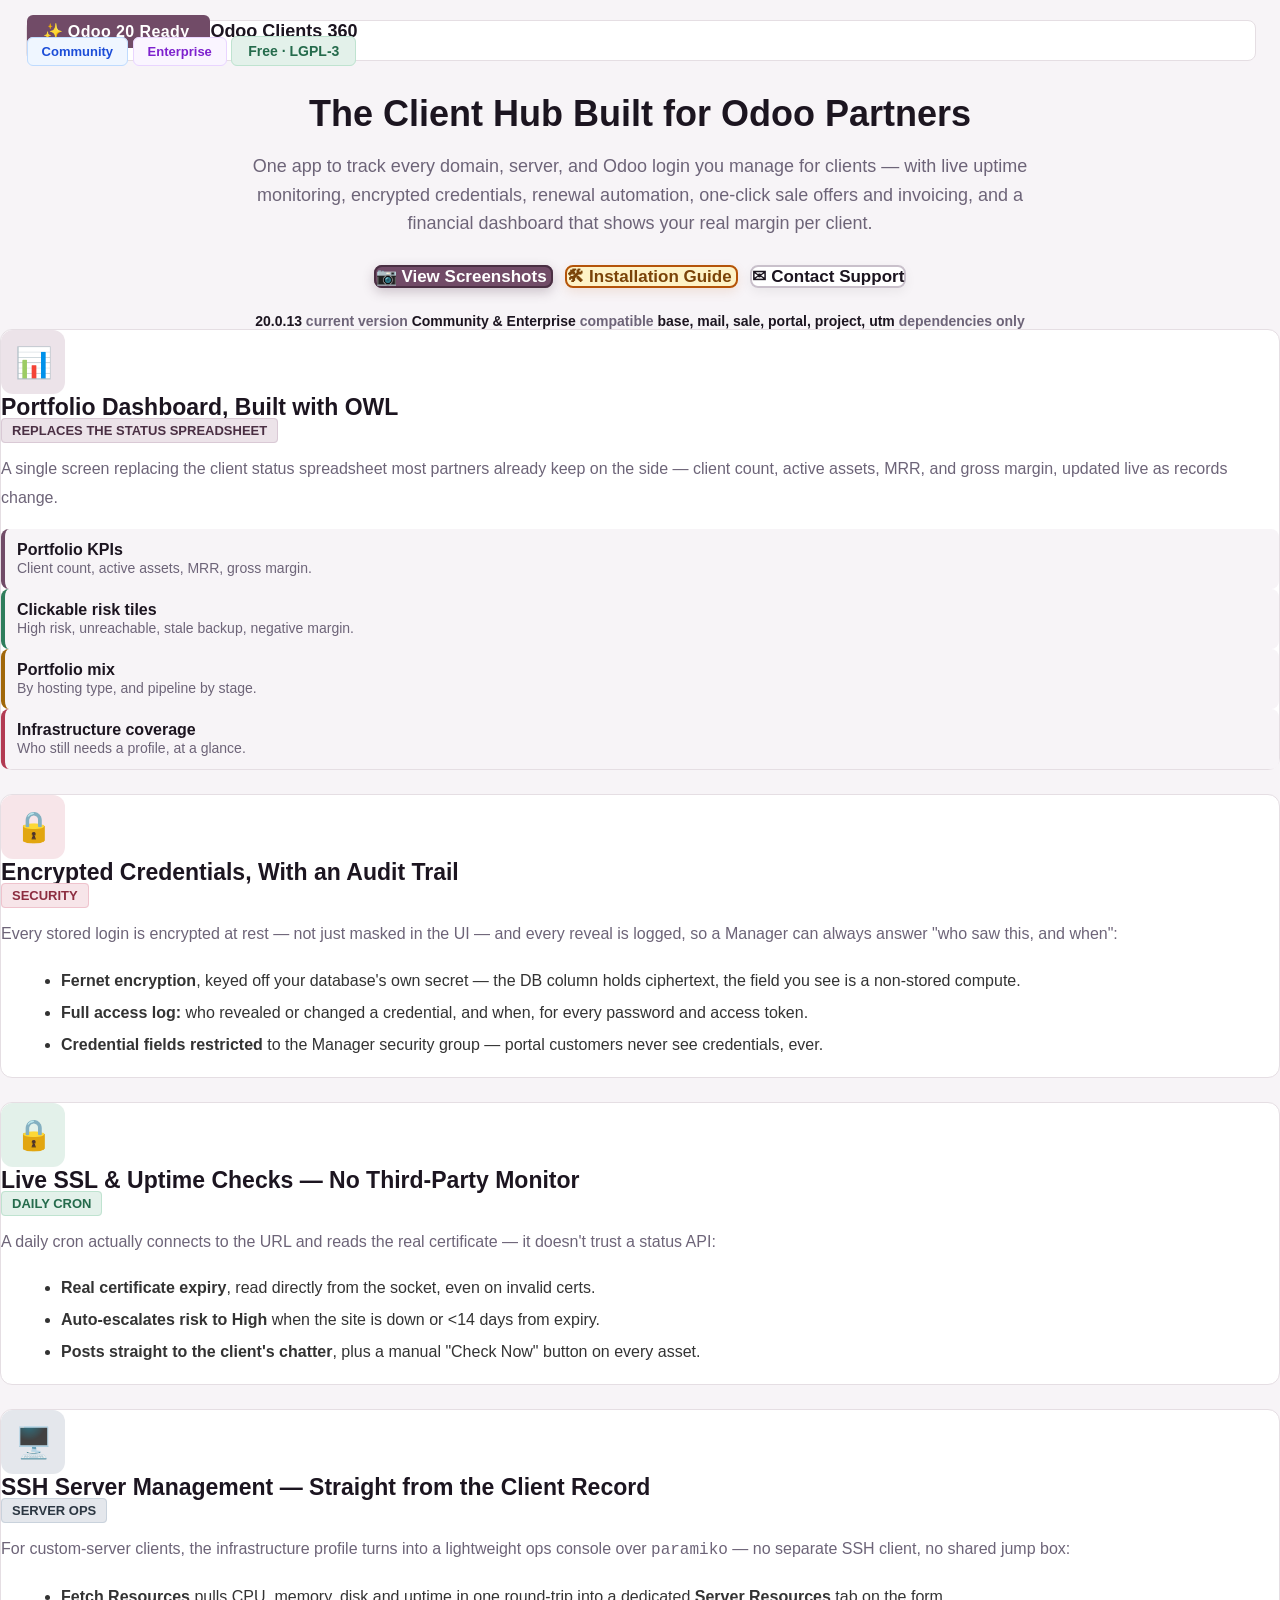
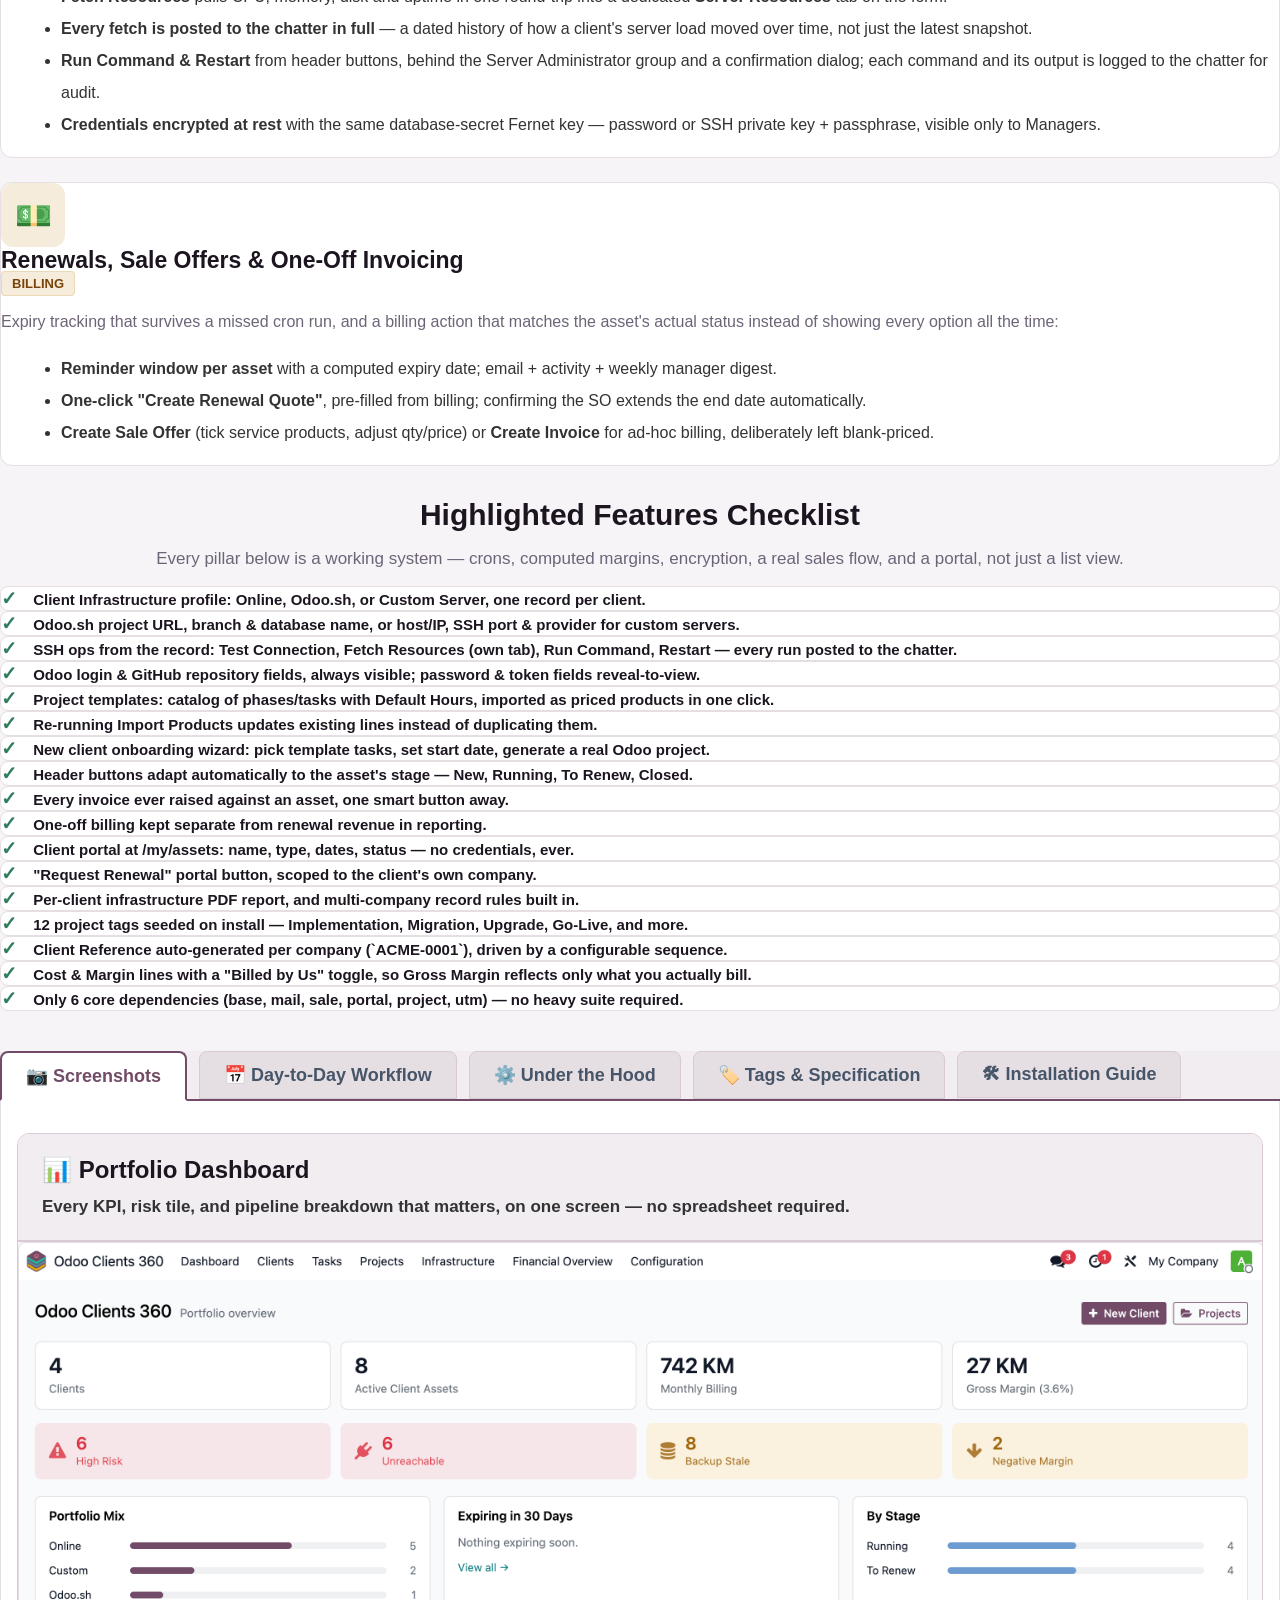
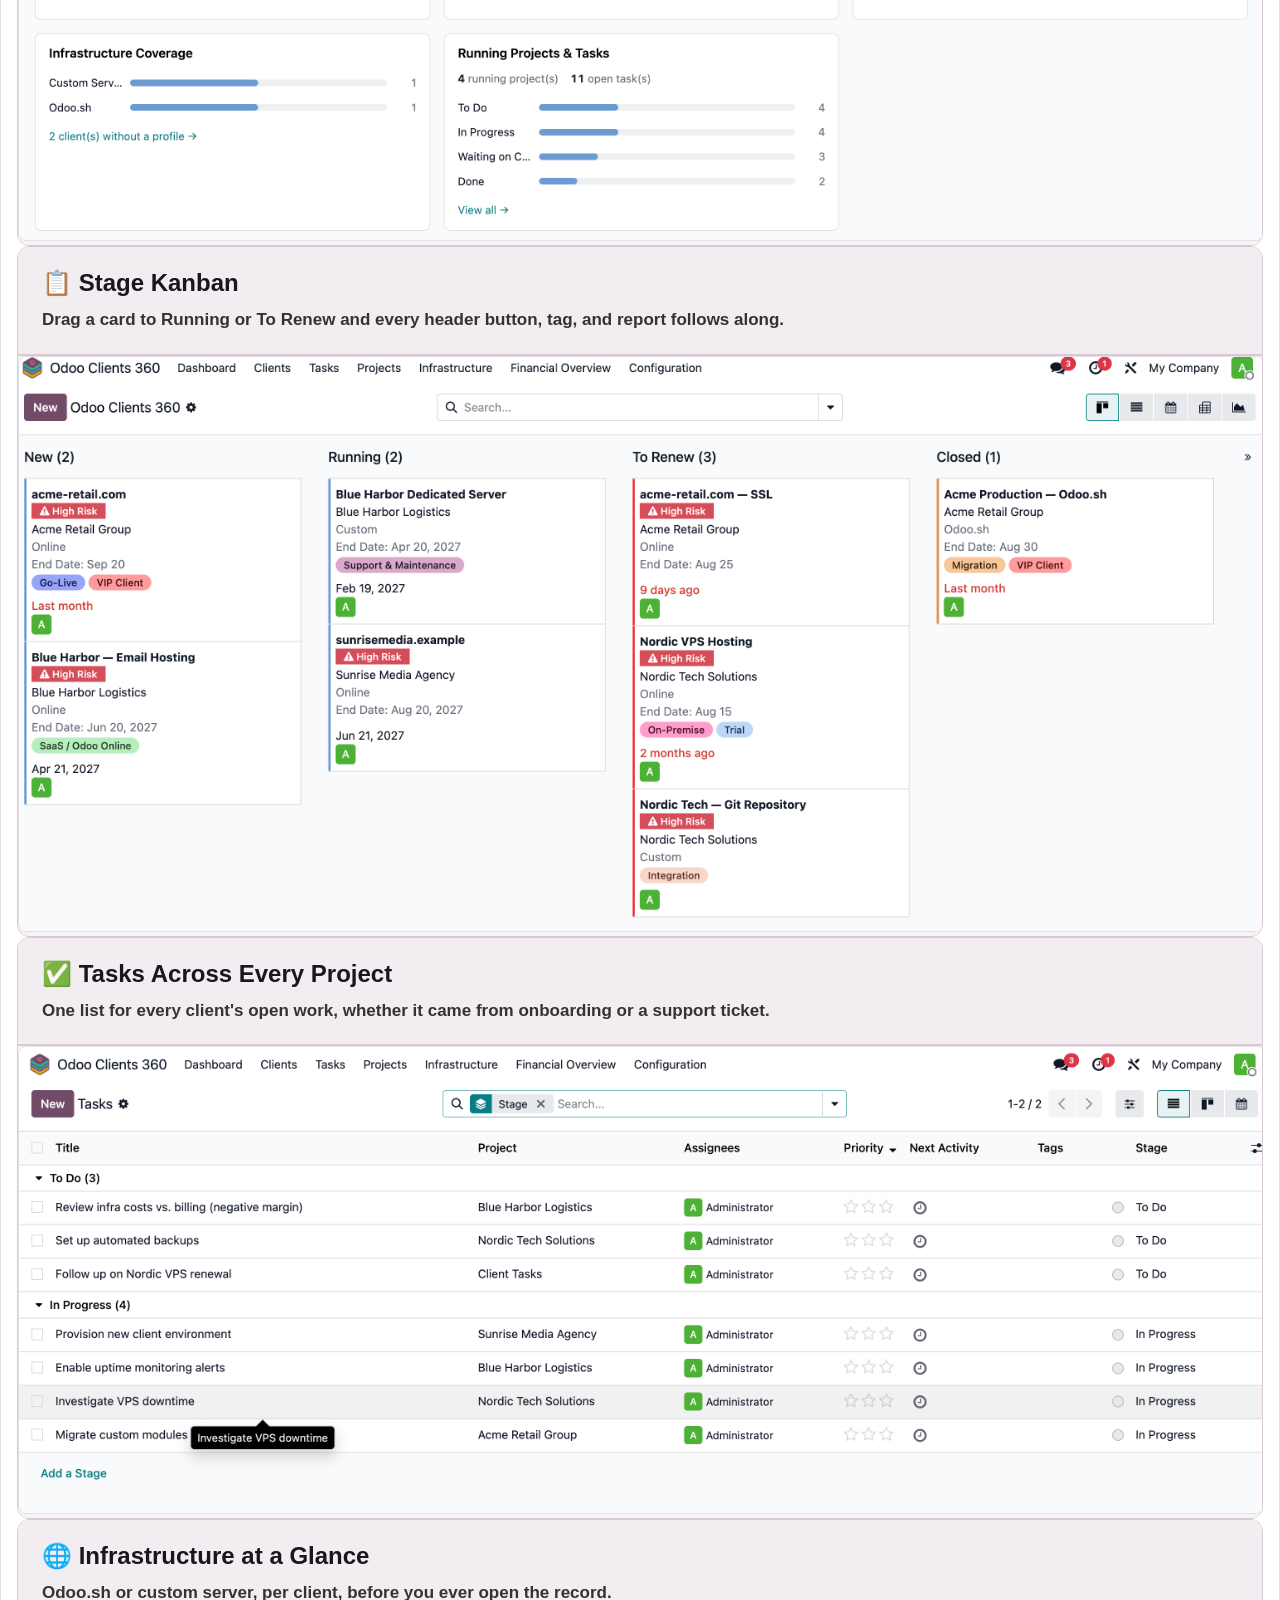
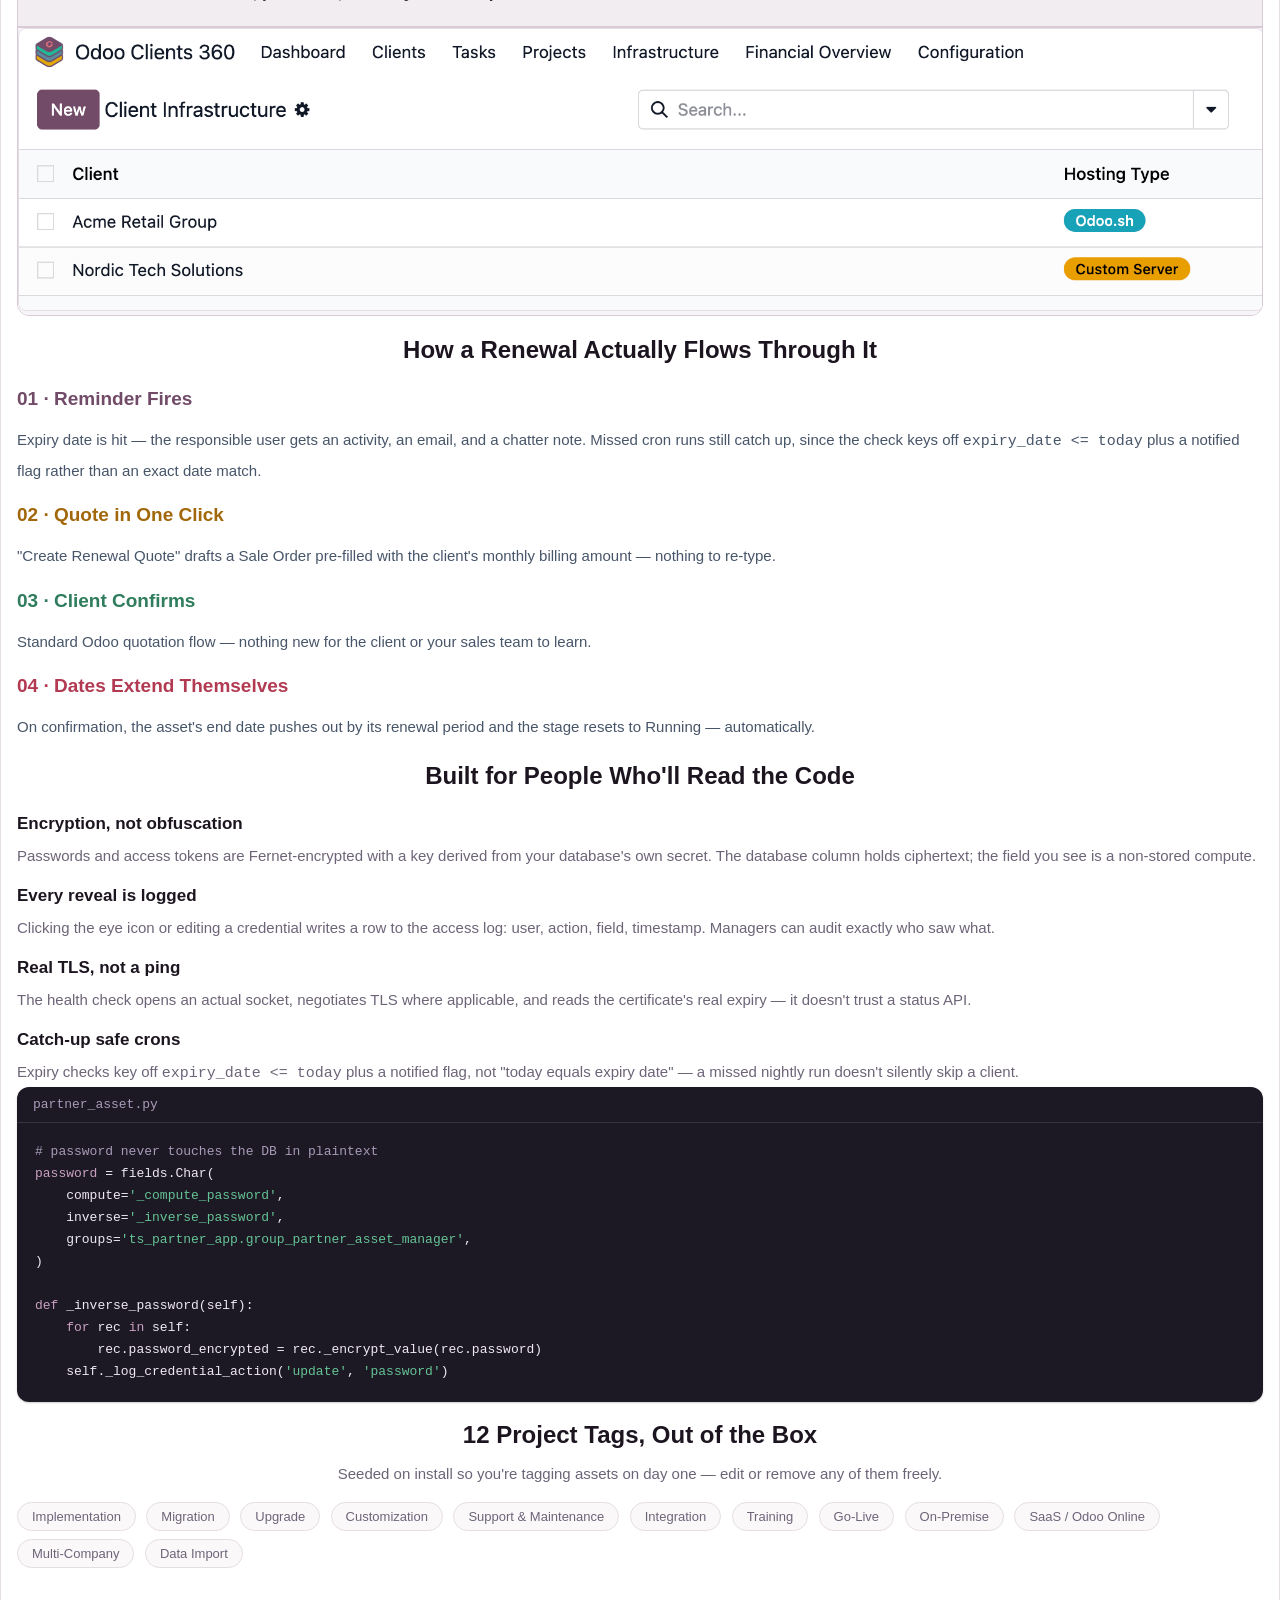
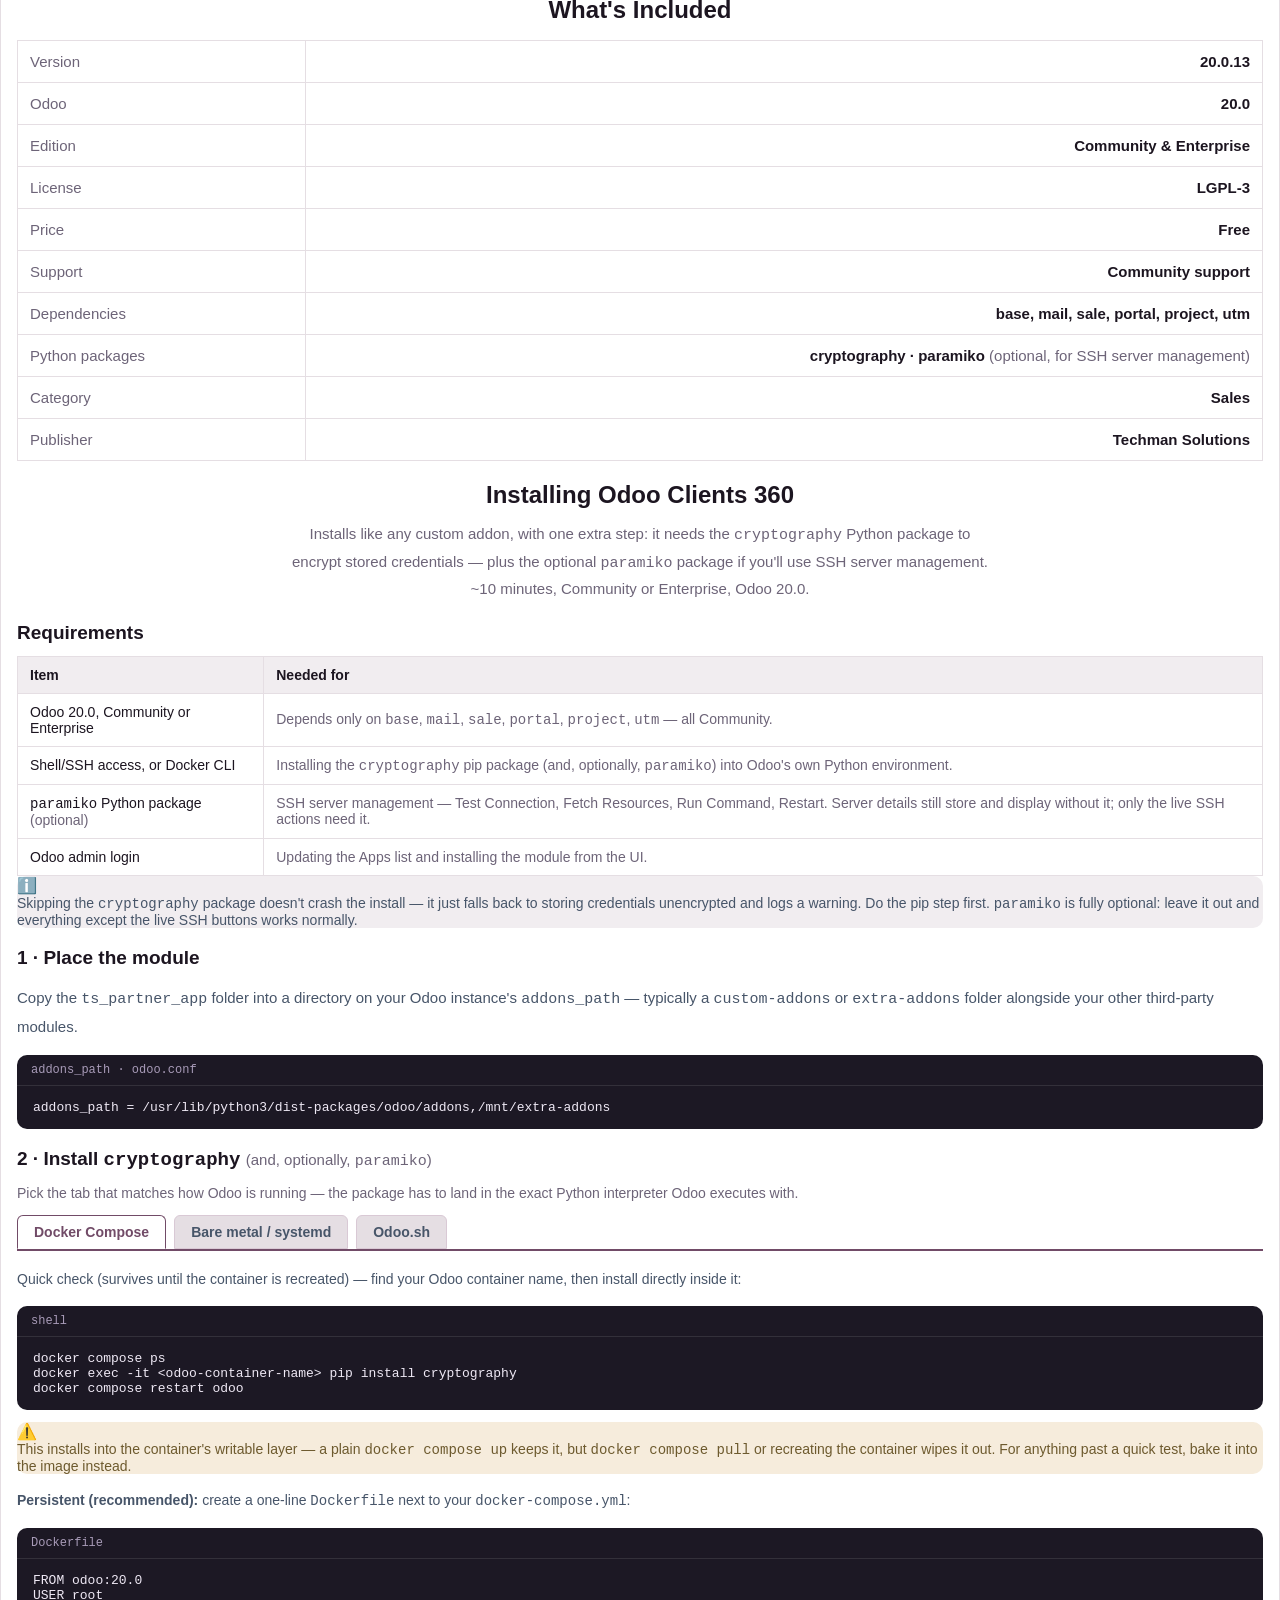
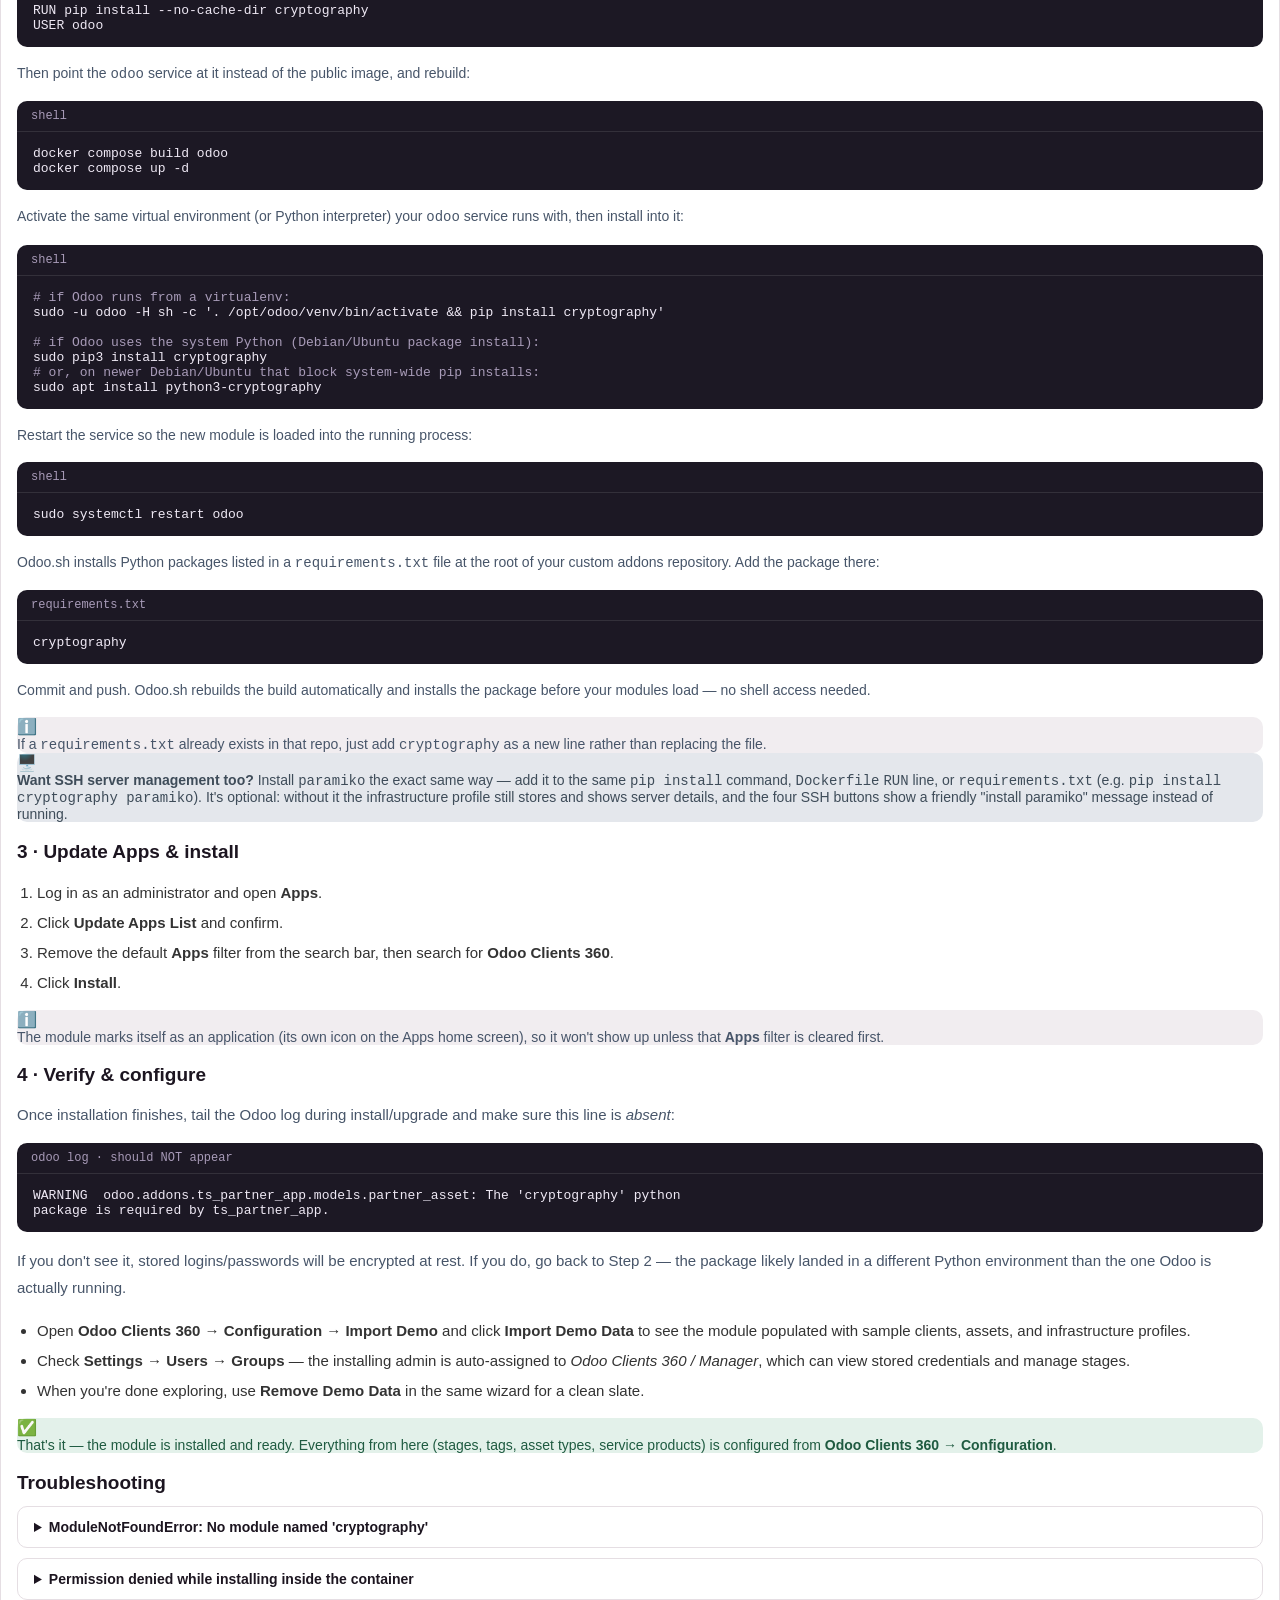
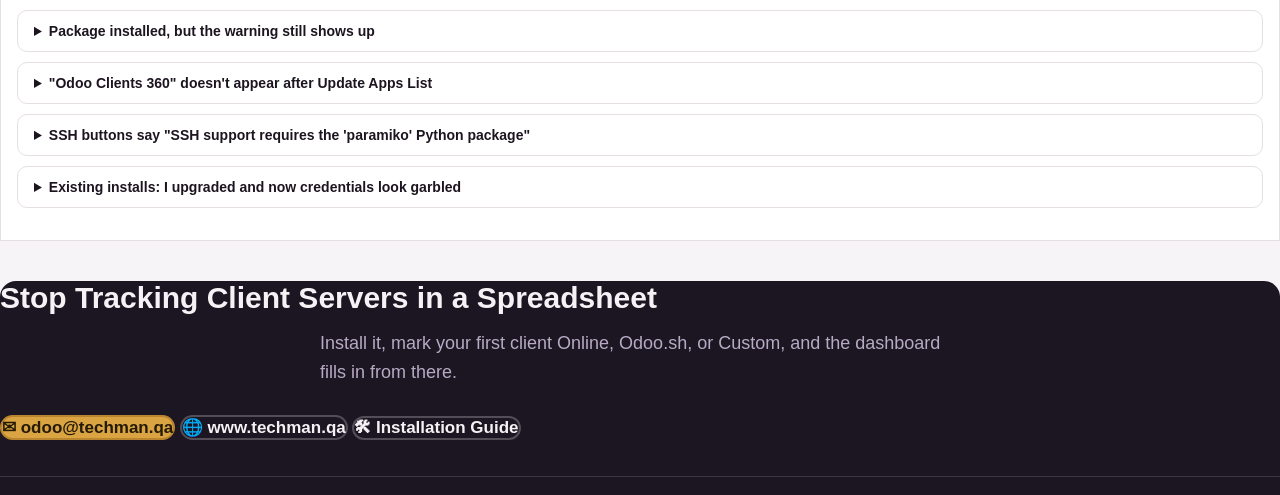
<file: ts_partner_app/static/description/index.html>
<!DOCTYPE html>
<html lang="en">
<head>
    <meta charset="UTF-8" />
    <meta name="viewport" content="width=device-width, initial-scale=1.0" />
    <title>Odoo Clients 360 | Client Asset, Service &amp; Financial Hub for Odoo Partners | Odoo 20</title>
    <meta name="description" content="Odoo Clients 360 is a free, open-source client management dashboard for Odoo Partners. Live SSL &amp; uptime monitoring, encrypted credentials, renewal automation, one-click sale offers &amp; invoicing, and a financial dashboard that shows real margin per client." />
    <meta name="keywords" content="odoo 20 partner tools, odoo client management, odoo hosting tracker, odoo ssl monitoring, odoo credential encryption, odoo renewal automation, odoo partner dashboard, odoo.sh tracker, client infrastructure odoo" />
    <meta name="author" content="Mirsad Selimovic" />
    <meta name="robots" content="index, follow" />

    <meta property="og:type" content="website" />
    <meta property="og:title" content="Odoo Clients 360 - Client Asset, Service & Financial Hub" />
    <meta property="og:description" content="Free, open-source client infrastructure hub for Odoo partners: live SSL & uptime monitoring, encrypted credentials, renewal automation, sale offers & invoicing, and a real margin-per-client dashboard." />
    <meta property="og:image" content="banner.jpg" />

    <meta name="twitter:card" content="summary_large_image" />
    <meta name="twitter:title" content="Odoo Clients 360 for Odoo 20" />
    <meta name="twitter:description" content="Client asset, service & financial hub for Odoo partners. Free & open source, LGPL-3." />
    <meta name="twitter:image" content="banner.jpg" />

    <script type="application/ld+json">
    {
      "@context": "https://schema.org",
      "@type": "SoftwareApplication",
      "name": "Odoo Clients 360",
      "operatingSystem": "Odoo 20",
      "applicationCategory": "BusinessApplication",
      "offers": {
        "@type": "Offer",
        "price": "0.00",
        "priceCurrency": "USD"
      },
      "description": "Client asset, service and financial hub for Odoo Partners: live SSL and uptime monitoring, encrypted credentials, renewal automation, sale offers and invoicing, and a margin-per-client dashboard.",
      "author": {
        "@type": "Person",
        "name": "Mirsad Selimovic"
      }
    }
    </script>
</head>
<body style="font-family: -apple-system, BlinkMacSystemFont, 'Segoe UI', Roboto, 'Helvetica Neue', Arial, sans-serif; color: #1C1520; background-color: #F7F4F7; margin: 0; padding: 0;">

<!-- Top Header Bar -->
<section class="oe_container" style="padding-left: 2%; padding-right: 2%;">
    <section class="oe_container d-flex justify-content-center">
        <div class="d-flex flex-wrap shadow-sm align-items-center justify-content-between p-3" style="width: 100%; background-color: #FFFFFF; border-radius: 8px; margin-top: 20px; border: 1px solid #E5DEE3; gap: 10px;">
            <div class="d-flex align-items-center flex-wrap" style="gap: 12px;">
                <span style="background: #714B67; color: #FFFFFF; font-weight: 800; font-size: 16px; padding: 8px 16px; border-radius: 6px; letter-spacing: 0.4px;">
                    &#10024; Odoo 20 Ready
                </span>
                <span style="font-size: 18px; font-weight: 700; color: #1C1520;">
                    Odoo Clients 360
                </span>
            </div>
            <div class="d-flex align-items-center flex-wrap" style="gap: 8px;">
                <span style="background: #EFF6FF; color: #1D4ED8; font-weight: 700; font-size: 13px; padding: 6px 14px; border-radius: 6px; border: 1px solid #BFDBFE;">Community</span>
                <span style="background: #FAF5FF; color: #7E22CE; font-weight: 700; font-size: 13px; padding: 6px 14px; border-radius: 6px; border: 1px solid #E9D5FF;">Enterprise</span>
                <span style="background: #E3F1EA; color: #256B4C; font-weight: 800; font-size: 14px; padding: 6px 16px; border-radius: 6px; border: 1px solid #BFE3D0;">Free &middot; LGPL-3</span>
            </div>
        </div>
    </section>
</section>

<!-- Hero Title Section -->
<section class="oe_container my-5" style="text-align: center;">
    <h1 style="font-size: 36px; color: #1C1520; font-weight: 800; margin-bottom: 16px; line-height: 1.25;">
        The Client Hub Built for Odoo Partners
    </h1>
    <p style="font-weight: 500; font-size: 18px; color: #6D6478; max-width: 820px; margin: 0 auto 28px; line-height: 1.6;">
        One app to track every domain, server, and Odoo login you manage for clients &mdash; with live uptime
        monitoring, encrypted credentials, renewal automation, one-click sale offers and invoicing, and a
        financial dashboard that shows your real margin per client.
    </p>
    <div style="margin-top: 24px;">
        <a href="#ts_view_tab1" class="d-inline-block px-4 py-3 mb-2" style="background-color: #714B67; border: 2px solid #4A2F43; color: #FFFFFF; font-weight: 800; font-size: 17px; border-radius: 8px; text-decoration: none; box-shadow: 0 4px 12px rgba(74,47,67,0.25); margin-right: 12px;">
            <strong style="color: #FFFFFF !important;">&#128247; View Screenshots</strong>
        </a>
        <a href="install.html" class="d-inline-block px-4 py-3 mb-2" style="background-color: #FEF3C7; border: 2px solid #B45309; color: #7A4308; font-weight: 800; font-size: 17px; border-radius: 8px; text-decoration: none; box-shadow: 0 4px 12px rgba(180,83,9,0.12); margin-right: 12px;">
            <strong style="color: #7A4308 !important;">&#128736; Installation Guide</strong>
        </a>
        <a href="mailto:odoo@techman.qa" class="d-inline-block px-4 py-3 mb-2" style="background-color: #FFFFFF; border: 2px solid #C9C0CB; color: #1C1520; font-weight: 800; font-size: 17px; border-radius: 8px; text-decoration: none; box-shadow: 0 4px 12px rgba(0,0,0,0.06);">
            <strong style="color: #1C1520 !important;">&#9993; Contact Support</strong>
        </a>
    </div>
    <div class="d-flex flex-wrap justify-content-center" style="gap: 22px; margin-top: 26px; font-size: 14px; color: #6D6478; font-weight: 600;">
        <span><strong style="color:#1C1520;">20.0.13</strong> current version</span>
        <span><strong style="color:#1C1520;">Community &amp; Enterprise</strong> compatible</span>
        <span><strong style="color:#1C1520;">base, mail, sale, portal, project, utm</strong> dependencies only</span>
    </div>
</section>

<!-- Core Highlight Cards -->
<section class="oe_container mb-4 mw-100 card shadow-sm" style="background: #FFFFFF; border-radius: 12px; border: 1px solid #E5DEE3; margin-bottom: 24px;">
    <div class="p-4">
        <div class="d-sm-flex align-items-center mb-3">
            <span style="font-size: 30px; background: #ECE3E9; color: #714B67; width: 64px; height: 64px; border-radius: 12px; display: flex; align-items: center; justify-content: center; margin-right: 20px; font-weight: 800;">
                &#128202;
            </span>
            <div>
                <h2 style="font-weight: 700; color: #1C1520; font-size: 23px; margin: 0;">
                    Portfolio Dashboard, Built with OWL
                </h2>
                <span style="background: #ECE3E9; color: #4A2F43; font-size: 13px; font-weight: 700; padding: 4px 10px; border-radius: 4px; border: 1px solid #D9C9D5;">
                    REPLACES THE STATUS SPREADSHEET
                </span>
            </div>
        </div>
        <p style="font-size: 16px; line-height: 1.8; color: #6D6478; margin-bottom: 12px;">
            A single screen replacing the client status spreadsheet most partners already keep on the side &mdash;
            client count, active assets, MRR, and gross margin, updated live as records change.
        </p>
        <div class="row" style="margin-top: 16px;">
            <div class="col-md-3 mb-2">
                <div style="background: #F7F4F7; padding: 12px; border-radius: 8px; border-left: 4px solid #714B67;">
                    <strong style="color: #1C1520; display: block;">Portfolio KPIs</strong>
                    <span style="font-size: 14px; color: #6D6478;">Client count, active assets, MRR, gross margin.</span>
                </div>
            </div>
            <div class="col-md-3 mb-2">
                <div style="background: #F7F4F7; padding: 12px; border-radius: 8px; border-left: 4px solid #2F7D5C;">
                    <strong style="color: #1C1520; display: block;">Clickable risk tiles</strong>
                    <span style="font-size: 14px; color: #6D6478;">High risk, unreachable, stale backup, negative margin.</span>
                </div>
            </div>
            <div class="col-md-3 mb-2">
                <div style="background: #F7F4F7; padding: 12px; border-radius: 8px; border-left: 4px solid #A1670A;">
                    <strong style="color: #1C1520; display: block;">Portfolio mix</strong>
                    <span style="font-size: 14px; color: #6D6478;">By hosting type, and pipeline by stage.</span>
                </div>
            </div>
            <div class="col-md-3 mb-2">
                <div style="background: #F7F4F7; padding: 12px; border-radius: 8px; border-left: 4px solid #B23A52;">
                    <strong style="color: #1C1520; display: block;">Infrastructure coverage</strong>
                    <span style="font-size: 14px; color: #6D6478;">Who still needs a profile, at a glance.</span>
                </div>
            </div>
        </div>
    </div>
</section>

<section class="oe_container mb-4 mw-100 card shadow-sm" style="background: #FFFFFF; border-radius: 12px; border: 1px solid #E5DEE3; margin-bottom: 24px;">
    <div class="p-4">
        <div class="d-sm-flex align-items-center mb-3">
            <span style="font-size: 30px; background: #F7E5E9; color: #B23A52; width: 64px; height: 64px; border-radius: 12px; display: flex; align-items: center; justify-content: center; margin-right: 20px; font-weight: 800;">
                &#128274;
            </span>
            <div>
                <h2 style="font-weight: 700; color: #1C1520; font-size: 23px; margin: 0;">
                    Encrypted Credentials, With an Audit Trail
                </h2>
                <span style="background: #F7E5E9; color: #8C2D40; font-size: 13px; font-weight: 700; padding: 4px 10px; border-radius: 4px; border: 1px solid #EFC3CD;">
                    SECURITY
                </span>
            </div>
        </div>
        <p style="font-size: 16px; line-height: 1.8; color: #6D6478; margin-bottom: 12px;">
            Every stored login is encrypted at rest &mdash; not just masked in the UI &mdash; and every reveal is
            logged, so a Manager can always answer "who saw this, and when":
        </p>
        <ul style="font-size: 16px; line-height: 2; color: #333333; margin-left: 20px;">
            <li><strong>Fernet encryption</strong>, keyed off your database's own secret &mdash; the DB column holds ciphertext, the field you see is a non-stored compute.</li>
            <li><strong>Full access log:</strong> who revealed or changed a credential, and when, for every password and access token.</li>
            <li><strong>Credential fields restricted</strong> to the Manager security group &mdash; portal customers never see credentials, ever.</li>
        </ul>
    </div>
</section>

<section class="oe_container mb-4 mw-100 card shadow-sm" style="background: #FFFFFF; border-radius: 12px; border: 1px solid #E5DEE3; margin-bottom: 24px;">
    <div class="p-4">
        <div class="d-sm-flex align-items-center mb-3">
            <span style="font-size: 30px; background: #E3F1EA; color: #2F7D5C; width: 64px; height: 64px; border-radius: 12px; display: flex; align-items: center; justify-content: center; margin-right: 20px; font-weight: 800;">
                &#128274;&#65039;
            </span>
            <div>
                <h2 style="font-weight: 700; color: #1C1520; font-size: 23px; margin: 0;">
                    Live SSL &amp; Uptime Checks &mdash; No Third-Party Monitor
                </h2>
                <span style="background: #E3F1EA; color: #256B4C; font-size: 13px; font-weight: 700; padding: 4px 10px; border-radius: 4px; border: 1px solid #BFE3D0;">
                    DAILY CRON
                </span>
            </div>
        </div>
        <p style="font-size: 16px; line-height: 1.8; color: #6D6478; margin-bottom: 12px;">
            A daily cron actually connects to the URL and reads the real certificate &mdash; it doesn't trust a
            status API:
        </p>
        <ul style="font-size: 16px; line-height: 2; color: #333333; margin-left: 20px;">
            <li><strong>Real certificate expiry</strong>, read directly from the socket, even on invalid certs.</li>
            <li><strong>Auto-escalates risk to High</strong> when the site is down or &lt;14 days from expiry.</li>
            <li><strong>Posts straight to the client's chatter</strong>, plus a manual "Check Now" button on every asset.</li>
        </ul>
    </div>
</section>

<section class="oe_container mb-4 mw-100 card shadow-sm" style="background: #FFFFFF; border-radius: 12px; border: 1px solid #E5DEE3; margin-bottom: 24px;">
    <div class="p-4">
        <div class="d-sm-flex align-items-center mb-3">
            <span style="font-size: 30px; background: #E4E7EC; color: #3E4C59; width: 64px; height: 64px; border-radius: 12px; display: flex; align-items: center; justify-content: center; margin-right: 20px; font-weight: 800;">
                &#128421;&#65039;
            </span>
            <div>
                <h2 style="font-weight: 700; color: #1C1520; font-size: 23px; margin: 0;">
                    SSH Server Management &mdash; Straight from the Client Record
                </h2>
                <span style="background: #E4E7EC; color: #2C3742; font-size: 13px; font-weight: 700; padding: 4px 10px; border-radius: 4px; border: 1px solid #C9D2DC;">
                    SERVER OPS
                </span>
            </div>
        </div>
        <p style="font-size: 16px; line-height: 1.8; color: #6D6478; margin-bottom: 12px;">
            For custom-server clients, the infrastructure profile turns into a lightweight ops console over
            <code>paramiko</code> &mdash; no separate SSH client, no shared jump box:
        </p>
        <ul style="font-size: 16px; line-height: 2; color: #333333; margin-left: 20px;">
            <li><strong>Fetch Resources</strong> pulls CPU, memory, disk and uptime in one round-trip into a dedicated <strong>Server Resources</strong> tab on the form.</li>
            <li><strong>Every fetch is posted to the chatter in full</strong> &mdash; a dated history of how a client's server load moved over time, not just the latest snapshot.</li>
            <li><strong>Run Command &amp; Restart</strong> from header buttons, behind the Server Administrator group and a confirmation dialog; each command and its output is logged to the chatter for audit.</li>
            <li><strong>Credentials encrypted at rest</strong> with the same database-secret Fernet key &mdash; password or SSH private key + passphrase, visible only to Managers.</li>
        </ul>
    </div>
</section>

<section class="oe_container mb-4 mw-100 card shadow-sm" style="background: #FFFFFF; border-radius: 12px; border: 1px solid #E5DEE3; margin-bottom: 32px;">
    <div class="p-4">
        <div class="d-sm-flex align-items-center mb-3">
            <span style="font-size: 30px; background: #F6ECDC; color: #A1670A; width: 64px; height: 64px; border-radius: 12px; display: flex; align-items: center; justify-content: center; margin-right: 20px; font-weight: 800;">
                &#128181;
            </span>
            <div>
                <h2 style="font-weight: 700; color: #1C1520; font-size: 23px; margin: 0;">
                    Renewals, Sale Offers &amp; One-Off Invoicing
                </h2>
                <span style="background: #F6ECDC; color: #7A4308; font-size: 13px; font-weight: 700; padding: 4px 10px; border-radius: 4px; border: 1px solid #EBD9B4;">
                    BILLING
                </span>
            </div>
        </div>
        <p style="font-size: 16px; line-height: 1.8; color: #6D6478; margin-bottom: 12px;">
            Expiry tracking that survives a missed cron run, and a billing action that matches the asset's
            actual status instead of showing every option all the time:
        </p>
        <ul style="font-size: 16px; line-height: 2; color: #333333; margin-left: 20px;">
            <li><strong>Reminder window per asset</strong> with a computed expiry date; email + activity + weekly manager digest.</li>
            <li><strong>One-click "Create Renewal Quote"</strong>, pre-filled from billing; confirming the SO extends the end date automatically.</li>
            <li><strong>Create Sale Offer</strong> (tick service products, adjust qty/price) or <strong>Create Invoice</strong> for ad-hoc billing, deliberately left blank-priced.</li>
        </ul>
    </div>
</section>

<!-- Highlighted Features Checklist -->
<section class="oe_container my-5">
    <div class="d-flex mb-4 flex-column align-items-center" style="text-align: center;">
        <h2 style="font-weight: 800; font-size: 30px; color: #1C1520; margin-bottom: 8px;">
            Highlighted Features Checklist
        </h2>
        <p style="font-weight: 500; font-size: 17px; color: #6D6478;">
            Every pillar below is a working system &mdash; crons, computed margins, encryption, a real sales flow,
            and a portal, not just a list view.
        </p>
    </div>
    <div class="row" style="font-size: 15px; font-weight: 600; color: #1C1520;">
        <div class="col-md-3 mb-3">
            <div class="p-3 shadow-sm d-flex align-items-center" style="background: #FFFFFF; border: 1px solid #E5DEE3; border-radius: 8px; height: 100%;">
                <span style="color: #2F7D5C; font-size: 19px; margin-right: 12px;">&#10003;</span>
                <span>Client Infrastructure profile: Online, Odoo.sh, or Custom Server, one record per client.</span>
            </div>
        </div>
        <div class="col-md-3 mb-3">
            <div class="p-3 shadow-sm d-flex align-items-center" style="background: #FFFFFF; border: 1px solid #E5DEE3; border-radius: 8px; height: 100%;">
                <span style="color: #2F7D5C; font-size: 19px; margin-right: 12px;">&#10003;</span>
                <span>Odoo.sh project URL, branch &amp; database name, or host/IP, SSH port &amp; provider for custom servers.</span>
            </div>
        </div>
        <div class="col-md-3 mb-3">
            <div class="p-3 shadow-sm d-flex align-items-center" style="background: #FFFFFF; border: 1px solid #E5DEE3; border-radius: 8px; height: 100%;">
                <span style="color: #2F7D5C; font-size: 19px; margin-right: 12px;">&#10003;</span>
                <span>SSH ops from the record: Test Connection, Fetch Resources (own tab), Run Command, Restart &mdash; every run posted to the chatter.</span>
            </div>
        </div>
        <div class="col-md-3 mb-3">
            <div class="p-3 shadow-sm d-flex align-items-center" style="background: #FFFFFF; border: 1px solid #E5DEE3; border-radius: 8px; height: 100%;">
                <span style="color: #2F7D5C; font-size: 19px; margin-right: 12px;">&#10003;</span>
                <span>Odoo login &amp; GitHub repository fields, always visible; password &amp; token fields reveal-to-view.</span>
            </div>
        </div>
        <div class="col-md-3 mb-3">
            <div class="p-3 shadow-sm d-flex align-items-center" style="background: #FFFFFF; border: 1px solid #E5DEE3; border-radius: 8px; height: 100%;">
                <span style="color: #2F7D5C; font-size: 19px; margin-right: 12px;">&#10003;</span>
                <span>Project templates: catalog of phases/tasks with Default Hours, imported as priced products in one click.</span>
            </div>
        </div>
        <div class="col-md-3 mb-3">
            <div class="p-3 shadow-sm d-flex align-items-center" style="background: #FFFFFF; border: 1px solid #E5DEE3; border-radius: 8px; height: 100%;">
                <span style="color: #2F7D5C; font-size: 19px; margin-right: 12px;">&#10003;</span>
                <span>Re-running Import Products updates existing lines instead of duplicating them.</span>
            </div>
        </div>
        <div class="col-md-3 mb-3">
            <div class="p-3 shadow-sm d-flex align-items-center" style="background: #FFFFFF; border: 1px solid #E5DEE3; border-radius: 8px; height: 100%;">
                <span style="color: #2F7D5C; font-size: 19px; margin-right: 12px;">&#10003;</span>
                <span>New client onboarding wizard: pick template tasks, set start date, generate a real Odoo project.</span>
            </div>
        </div>
        <div class="col-md-3 mb-3">
            <div class="p-3 shadow-sm d-flex align-items-center" style="background: #FFFFFF; border: 1px solid #E5DEE3; border-radius: 8px; height: 100%;">
                <span style="color: #2F7D5C; font-size: 19px; margin-right: 12px;">&#10003;</span>
                <span>Header buttons adapt automatically to the asset's stage &mdash; New, Running, To Renew, Closed.</span>
            </div>
        </div>
        <div class="col-md-3 mb-3">
            <div class="p-3 shadow-sm d-flex align-items-center" style="background: #FFFFFF; border: 1px solid #E5DEE3; border-radius: 8px; height: 100%;">
                <span style="color: #2F7D5C; font-size: 19px; margin-right: 12px;">&#10003;</span>
                <span>Every invoice ever raised against an asset, one smart button away.</span>
            </div>
        </div>
        <div class="col-md-3 mb-3">
            <div class="p-3 shadow-sm d-flex align-items-center" style="background: #FFFFFF; border: 1px solid #E5DEE3; border-radius: 8px; height: 100%;">
                <span style="color: #2F7D5C; font-size: 19px; margin-right: 12px;">&#10003;</span>
                <span>One-off billing kept separate from renewal revenue in reporting.</span>
            </div>
        </div>
        <div class="col-md-3 mb-3">
            <div class="p-3 shadow-sm d-flex align-items-center" style="background: #FFFFFF; border: 1px solid #E5DEE3; border-radius: 8px; height: 100%;">
                <span style="color: #2F7D5C; font-size: 19px; margin-right: 12px;">&#10003;</span>
                <span>Client portal at /my/assets: name, type, dates, status &mdash; no credentials, ever.</span>
            </div>
        </div>
        <div class="col-md-3 mb-3">
            <div class="p-3 shadow-sm d-flex align-items-center" style="background: #FFFFFF; border: 1px solid #E5DEE3; border-radius: 8px; height: 100%;">
                <span style="color: #2F7D5C; font-size: 19px; margin-right: 12px;">&#10003;</span>
                <span>"Request Renewal" portal button, scoped to the client's own company.</span>
            </div>
        </div>
        <div class="col-md-3 mb-3">
            <div class="p-3 shadow-sm d-flex align-items-center" style="background: #FFFFFF; border: 1px solid #E5DEE3; border-radius: 8px; height: 100%;">
                <span style="color: #2F7D5C; font-size: 19px; margin-right: 12px;">&#10003;</span>
                <span>Per-client infrastructure PDF report, and multi-company record rules built in.</span>
            </div>
        </div>
        <div class="col-md-3 mb-3">
            <div class="p-3 shadow-sm d-flex align-items-center" style="background: #FFFFFF; border: 1px solid #E5DEE3; border-radius: 8px; height: 100%;">
                <span style="color: #2F7D5C; font-size: 19px; margin-right: 12px;">&#10003;</span>
                <span>12 project tags seeded on install &mdash; Implementation, Migration, Upgrade, Go-Live, and more.</span>
            </div>
        </div>
        <div class="col-md-3 mb-3">
            <div class="p-3 shadow-sm d-flex align-items-center" style="background: #FFFFFF; border: 1px solid #E5DEE3; border-radius: 8px; height: 100%;">
                <span style="color: #2F7D5C; font-size: 19px; margin-right: 12px;">&#10003;</span>
                <span>Client Reference auto-generated per company (`ACME-0001`), driven by a configurable sequence.</span>
            </div>
        </div>
        <div class="col-md-3 mb-3">
            <div class="p-3 shadow-sm d-flex align-items-center" style="background: #FFFFFF; border: 1px solid #E5DEE3; border-radius: 8px; height: 100%;">
                <span style="color: #2F7D5C; font-size: 19px; margin-right: 12px;">&#10003;</span>
                <span>Cost &amp; Margin lines with a "Billed by Us" toggle, so Gross Margin reflects only what you actually bill.</span>
            </div>
        </div>
        <div class="col-md-3 mb-3">
            <div class="p-3 shadow-sm d-flex align-items-center" style="background: #FFFFFF; border: 1px solid #E5DEE3; border-radius: 8px; height: 100%;">
                <span style="color: #2F7D5C; font-size: 19px; margin-right: 12px;">&#10003;</span>
                <span>Only 6 core dependencies (base, mail, sale, portal, project, utm) &mdash; no heavy suite required.</span>
            </div>
        </div>
    </div>
</section>

<!-- Interactive Tabbed Section -->
<section class="oe_spaced mw-100" style="margin-top: 40px; margin-bottom: 40px;">
    <div class="card-header shadow-sm p-0" style="font-weight: 700; font-size: 18px; color: #333333;">
        <ul class="nav nav-tabs justify-content-center pt-3" id="tsMainTab" role="tablist" style="background-color: #F1EDF0; border-bottom: 2px solid #714B67; gap: 12px; margin: 0; padding-left: 0; list-style: none; display: flex; flex-wrap: wrap;">
            <li class="nav-item" style="margin-bottom: -2px;">
                <a class="nav-link active" id="ts-screenshots-tab" data-bs-toggle="tab" href="#ts_view_tab1" role="tab" style="color: #714B67; font-weight: 800; padding: 12px 24px; border-radius: 8px 8px 0 0; background: #FFFFFF; border: 2px solid #714B67; border-bottom: 2px solid #FFFFFF; text-decoration: none; display: block;">
                    &#128247; Screenshots
                </a>
            </li>
            <li class="nav-item" style="margin-bottom: -2px;">
                <a class="nav-link" id="ts-workflow-tab" data-bs-toggle="tab" href="#ts_view_tab2" role="tab" style="color: #475569; font-weight: 700; padding: 12px 24px; border-radius: 8px 8px 0 0; background: #E5DEE3; border: 1px solid #D9C9D5; text-decoration: none; display: block;">
                    &#128197; Day-to-Day Workflow
                </a>
            </li>
            <li class="nav-item" style="margin-bottom: -2px;">
                <a class="nav-link" id="ts-underhood-tab" data-bs-toggle="tab" href="#ts_view_tab3" role="tab" style="color: #475569; font-weight: 700; padding: 12px 24px; border-radius: 8px 8px 0 0; background: #E5DEE3; border: 1px solid #D9C9D5; text-decoration: none; display: block;">
                    &#9881;&#65039; Under the Hood
                </a>
            </li>
            <li class="nav-item" style="margin-bottom: -2px;">
                <a class="nav-link" id="ts-spec-tab" data-bs-toggle="tab" href="#ts_view_tab4" role="tab" style="color: #475569; font-weight: 700; padding: 12px 24px; border-radius: 8px 8px 0 0; background: #E5DEE3; border: 1px solid #D9C9D5; text-decoration: none; display: block;">
                    &#127991;&#65039; Tags &amp; Specification
                </a>
            </li>
            <li class="nav-item" style="margin-bottom: -2px;">
                <a class="nav-link" id="ts-install-tab" data-bs-toggle="tab" href="#ts_view_tab5" role="tab" style="color: #475569; font-weight: 700; padding: 12px 24px; border-radius: 8px 8px 0 0; background: #E5DEE3; border: 1px solid #D9C9D5; text-decoration: none; display: block;">
                    &#128736; Installation Guide
                </a>
            </li>
        </ul>
    </div>

    <div class="card-body tab-content text-center p-0" style="background: #FFFFFF; border: 1px solid #E5DEE3; border-top: none; padding: 32px 16px;">

        <!-- TAB 1: SCREENSHOTS -->
        <div class="tab-pane fade active show" id="ts_view_tab1" role="tabpanel">
            <div class="container px-4">

                <section class="oe_container my-5">
                    <div class="panel panel-primary shadow-sm" style="border: 1px solid #D9C9D5; border-radius: 12px; overflow: hidden;">
                        <div class="panel-heading" style="background-color: #F1EDF0; border-bottom: 2px solid #D9C9D5; color: #1C1520; padding: 20px 24px;">
                            <h3 style="font-size: 24px; font-weight: 800; margin: 0; color: #1C1520; line-height: 1.3;">
                                &#128202; Portfolio Dashboard
                            </h3>
                            <p style="font-size: 17px; font-weight: 600; color: #333333; margin: 8px 0 0; line-height: 1.6;">
                                Every KPI, risk tile, and pipeline breakdown that matters, on one screen &mdash; no spreadsheet required.
                            </p>
                        </div>
                        <div class="panel-body p-4" style="background: #F7F4F7;">
                            <img class="img-responsive border shadow-sm" style="width: 100%; border-radius: 8px; border: 1px solid #E5DEE3;" src="shot-dashboard.png" alt="Odoo Clients 360 portfolio dashboard showing client count, active assets, monthly billing, gross margin, risk tiles, portfolio mix, and pipeline by stage" />
                        </div>
                    </div>
                </section>

                <section class="oe_container my-5">
                    <div class="panel panel-primary shadow-sm" style="border: 1px solid #D9C9D5; border-radius: 12px; overflow: hidden;">
                        <div class="panel-heading" style="background-color: #F1EDF0; border-bottom: 2px solid #D9C9D5; color: #1C1520; padding: 20px 24px;">
                            <h3 style="font-size: 24px; font-weight: 800; margin: 0; color: #1C1520; line-height: 1.3;">
                                &#128203; Stage Kanban
                            </h3>
                            <p style="font-size: 17px; font-weight: 600; color: #333333; margin: 8px 0 0; line-height: 1.6;">
                                Drag a card to Running or To Renew and every header button, tag, and report follows along.
                            </p>
                        </div>
                        <div class="panel-body p-4" style="background: #F7F4F7;">
                            <img class="img-responsive border shadow-sm" style="width: 100%; border-radius: 8px; border: 1px solid #E5DEE3;" src="shot-kanban.png" alt="Kanban board of client assets grouped by stage: New, Running, To Renew, Closed" />
                        </div>
                    </div>
                </section>

                <section class="oe_container my-5">
                    <div class="panel panel-primary shadow-sm" style="border: 1px solid #D9C9D5; border-radius: 12px; overflow: hidden;">
                        <div class="panel-heading" style="background-color: #F1EDF0; border-bottom: 2px solid #D9C9D5; color: #1C1520; padding: 20px 24px;">
                            <h3 style="font-size: 24px; font-weight: 800; margin: 0; color: #1C1520; line-height: 1.3;">
                                &#9989; Tasks Across Every Project
                            </h3>
                            <p style="font-size: 17px; font-weight: 600; color: #333333; margin: 8px 0 0; line-height: 1.6;">
                                One list for every client's open work, whether it came from onboarding or a support ticket.
                            </p>
                        </div>
                        <div class="panel-body p-4" style="background: #F7F4F7;">
                            <img class="img-responsive border shadow-sm" style="width: 100%; border-radius: 8px; border: 1px solid #E5DEE3;" src="shot-tasks.png" alt="Task list grouped by stage: To Do and In Progress, showing assignees and linked projects" />
                        </div>
                    </div>
                </section>

                <section class="oe_container my-5">
                    <div class="panel panel-primary shadow-sm" style="border: 1px solid #D9C9D5; border-radius: 12px; overflow: hidden;">
                        <div class="panel-heading" style="background-color: #F1EDF0; border-bottom: 2px solid #D9C9D5; color: #1C1520; padding: 20px 24px;">
                            <h3 style="font-size: 24px; font-weight: 800; margin: 0; color: #1C1520; line-height: 1.3;">
                                &#127760; Infrastructure at a Glance
                            </h3>
                            <p style="font-size: 17px; font-weight: 600; color: #333333; margin: 8px 0 0; line-height: 1.6;">
                                Odoo.sh or custom server, per client, before you ever open the record.
                            </p>
                        </div>
                        <div class="panel-body p-4" style="background: #F7F4F7;">
                            <img class="img-responsive border shadow-sm" style="width: 100%; border-radius: 8px; border: 1px solid #E5DEE3;" src="shot-infra.png" alt="Client Infrastructure list showing clients and their hosting type: Odoo.sh or Custom Server" />
                        </div>
                    </div>
                </section>

            </div>
        </div>

        <!-- TAB 2: DAY-TO-DAY WORKFLOW -->
        <div class="tab-pane fade" id="ts_view_tab2" role="tabpanel">
            <div class="container px-4 text-left" style="text-align: left;">
                <h2 style="font-size: 24px; font-weight: 800; color: #1C1520; margin-bottom: 24px; text-align: center;">
                    How a Renewal Actually Flows Through It
                </h2>
                <div class="row">
                    <div class="col-lg-6 mb-4">
                        <div class="p-4 shadow-sm border" style="background: #FFFFFF; border-radius: 12px; height: 100%;">
                            <h3 style="font-size: 19px; font-weight: 700; color: #714B67; margin-bottom: 16px;">
                                01 &middot; Reminder Fires
                            </h3>
                            <p style="font-size: 15px; line-height: 1.9; color: #475569; margin: 0;">
                                Expiry date is hit &mdash; the responsible user gets an activity, an email, and a chatter note. Missed cron runs still catch up, since the check keys off <code>expiry_date &lt;= today</code> plus a notified flag rather than an exact date match.
                            </p>
                        </div>
                    </div>
                    <div class="col-lg-6 mb-4">
                        <div class="p-4 shadow-sm border" style="background: #FFFFFF; border-radius: 12px; height: 100%;">
                            <h3 style="font-size: 19px; font-weight: 700; color: #A1670A; margin-bottom: 16px;">
                                02 &middot; Quote in One Click
                            </h3>
                            <p style="font-size: 15px; line-height: 1.9; color: #475569; margin: 0;">
                                "Create Renewal Quote" drafts a Sale Order pre-filled with the client's monthly billing amount &mdash; nothing to re-type.
                            </p>
                        </div>
                    </div>
                    <div class="col-lg-6 mb-4">
                        <div class="p-4 shadow-sm border" style="background: #FFFFFF; border-radius: 12px; height: 100%;">
                            <h3 style="font-size: 19px; font-weight: 700; color: #2F7D5C; margin-bottom: 16px;">
                                03 &middot; Client Confirms
                            </h3>
                            <p style="font-size: 15px; line-height: 1.9; color: #475569; margin: 0;">
                                Standard Odoo quotation flow &mdash; nothing new for the client or your sales team to learn.
                            </p>
                        </div>
                    </div>
                    <div class="col-lg-6 mb-4">
                        <div class="p-4 shadow-sm border" style="background: #FFFFFF; border-radius: 12px; height: 100%;">
                            <h3 style="font-size: 19px; font-weight: 700; color: #B23A52; margin-bottom: 16px;">
                                04 &middot; Dates Extend Themselves
                            </h3>
                            <p style="font-size: 15px; line-height: 1.9; color: #475569; margin: 0;">
                                On confirmation, the asset's end date pushes out by its renewal period and the stage resets to Running &mdash; automatically.
                            </p>
                        </div>
                    </div>
                </div>
            </div>
        </div>

        <!-- TAB 3: UNDER THE HOOD -->
        <div class="tab-pane fade" id="ts_view_tab3" role="tabpanel">
            <div class="container px-4 text-left" style="text-align: left;">
                <h2 style="font-size: 24px; font-weight: 800; color: #1C1520; margin-bottom: 24px; text-align: center;">
                    Built for People Who'll Read the Code
                </h2>
                <div class="row">
                    <div class="col-lg-6 mb-4">
                        <div class="p-4 shadow-sm border mb-3" style="background: #FFFFFF; border-radius: 12px;">
                            <h3 style="font-size: 17px; font-weight: 700; color: #1C1520; margin-bottom: 8px;">Encryption, not obfuscation</h3>
                            <p style="font-size: 15px; color: #6D6478; line-height: 1.8; margin: 0;">Passwords and access tokens are Fernet-encrypted with a key derived from your database's own secret. The database column holds ciphertext; the field you see is a non-stored compute.</p>
                        </div>
                        <div class="p-4 shadow-sm border mb-3" style="background: #FFFFFF; border-radius: 12px;">
                            <h3 style="font-size: 17px; font-weight: 700; color: #1C1520; margin-bottom: 8px;">Every reveal is logged</h3>
                            <p style="font-size: 15px; color: #6D6478; line-height: 1.8; margin: 0;">Clicking the eye icon or editing a credential writes a row to the access log: user, action, field, timestamp. Managers can audit exactly who saw what.</p>
                        </div>
                        <div class="p-4 shadow-sm border mb-3" style="background: #FFFFFF; border-radius: 12px;">
                            <h3 style="font-size: 17px; font-weight: 700; color: #1C1520; margin-bottom: 8px;">Real TLS, not a ping</h3>
                            <p style="font-size: 15px; color: #6D6478; line-height: 1.8; margin: 0;">The health check opens an actual socket, negotiates TLS where applicable, and reads the certificate's real expiry &mdash; it doesn't trust a status API.</p>
                        </div>
                        <div class="p-4 shadow-sm border" style="background: #FFFFFF; border-radius: 12px;">
                            <h3 style="font-size: 17px; font-weight: 700; color: #1C1520; margin-bottom: 8px;">Catch-up safe crons</h3>
                            <p style="font-size: 15px; color: #6D6478; line-height: 1.8; margin: 0;">Expiry checks key off <code>expiry_date &lt;= today</code> plus a notified flag, not "today equals expiry date" &mdash; a missed nightly run doesn't silently skip a client.</p>
                        </div>
                    </div>
                    <div class="col-lg-6 mb-4">
                        <div style="background: #1C1824; border-radius: 12px; overflow: hidden; box-shadow: 0 1px 2px rgba(0,0,0,0.2);">
                            <div style="padding: 10px 16px; border-bottom: 1px solid rgba(255,255,255,0.12); font-family: ui-monospace, 'SF Mono', Menlo, Consolas, monospace; font-size: 13px; color: #A89BB8;">partner_asset.py</div>
                            <pre style="margin: 0; padding: 18px; font-family: ui-monospace, 'SF Mono', Menlo, Consolas, monospace; font-size: 13px; line-height: 1.7; overflow-x: auto; color: #EFE9F5;"><span style="color: #A89BB8;"># password never touches the DB in plaintext</span>
<span style="color: #CAA0C1;">password</span> = fields.Char(
    compute=<span style="color: #65C495;">'_compute_password'</span>,
    inverse=<span style="color: #65C495;">'_inverse_password'</span>,
    groups=<span style="color: #65C495;">'ts_partner_app.group_partner_asset_manager'</span>,
)

<span style="color: #CAA0C1;">def</span> _inverse_password(self):
    <span style="color: #CAA0C1;">for</span> rec <span style="color: #CAA0C1;">in</span> self:
        rec.password_encrypted = rec._encrypt_value(rec.password)
    self._log_credential_action(<span style="color: #65C495;">'update'</span>, <span style="color: #65C495;">'password'</span>)</pre>
                        </div>
                    </div>
                </div>
            </div>
        </div>

        <!-- TAB 4: TAGS & SPECIFICATION -->
        <div class="tab-pane fade" id="ts_view_tab4" role="tabpanel">
            <div class="container px-4 text-left" style="text-align: left;">
                <h2 style="font-size: 24px; font-weight: 800; color: #1C1520; margin-bottom: 16px; text-align: center;">
                    12 Project Tags, Out of the Box
                </h2>
                <p style="font-size: 15px; color: #6D6478; text-align: center; margin-bottom: 20px;">
                    Seeded on install so you're tagging assets on day one &mdash; edit or remove any of them freely.
                </p>
                <div class="text-center mb-5">
                    <span style="display: inline-block; font-size: 13px; padding: 6px 14px; border-radius: 100px; border: 1px solid #E5DEE3; color: #6D6478; background: #FBF8FA; margin: 0 6px 8px 0;">Implementation</span>
                    <span style="display: inline-block; font-size: 13px; padding: 6px 14px; border-radius: 100px; border: 1px solid #E5DEE3; color: #6D6478; background: #FBF8FA; margin: 0 6px 8px 0;">Migration</span>
                    <span style="display: inline-block; font-size: 13px; padding: 6px 14px; border-radius: 100px; border: 1px solid #E5DEE3; color: #6D6478; background: #FBF8FA; margin: 0 6px 8px 0;">Upgrade</span>
                    <span style="display: inline-block; font-size: 13px; padding: 6px 14px; border-radius: 100px; border: 1px solid #E5DEE3; color: #6D6478; background: #FBF8FA; margin: 0 6px 8px 0;">Customization</span>
                    <span style="display: inline-block; font-size: 13px; padding: 6px 14px; border-radius: 100px; border: 1px solid #E5DEE3; color: #6D6478; background: #FBF8FA; margin: 0 6px 8px 0;">Support &amp; Maintenance</span>
                    <span style="display: inline-block; font-size: 13px; padding: 6px 14px; border-radius: 100px; border: 1px solid #E5DEE3; color: #6D6478; background: #FBF8FA; margin: 0 6px 8px 0;">Integration</span>
                    <span style="display: inline-block; font-size: 13px; padding: 6px 14px; border-radius: 100px; border: 1px solid #E5DEE3; color: #6D6478; background: #FBF8FA; margin: 0 6px 8px 0;">Training</span>
                    <span style="display: inline-block; font-size: 13px; padding: 6px 14px; border-radius: 100px; border: 1px solid #E5DEE3; color: #6D6478; background: #FBF8FA; margin: 0 6px 8px 0;">Go-Live</span>
                    <span style="display: inline-block; font-size: 13px; padding: 6px 14px; border-radius: 100px; border: 1px solid #E5DEE3; color: #6D6478; background: #FBF8FA; margin: 0 6px 8px 0;">On-Premise</span>
                    <span style="display: inline-block; font-size: 13px; padding: 6px 14px; border-radius: 100px; border: 1px solid #E5DEE3; color: #6D6478; background: #FBF8FA; margin: 0 6px 8px 0;">SaaS / Odoo Online</span>
                    <span style="display: inline-block; font-size: 13px; padding: 6px 14px; border-radius: 100px; border: 1px solid #E5DEE3; color: #6D6478; background: #FBF8FA; margin: 0 6px 8px 0;">Multi-Company</span>
                    <span style="display: inline-block; font-size: 13px; padding: 6px 14px; border-radius: 100px; border: 1px solid #E5DEE3; color: #6D6478; background: #FBF8FA; margin: 0 6px 8px 0;">Data Import</span>
                </div>

                <h2 style="font-size: 24px; font-weight: 800; color: #1C1520; margin-bottom: 16px; text-align: center;">
                    What's Included
                </h2>
                <table class="table border" style="width: 100%; margin-top: 8px; font-size: 15px; border-collapse: collapse;">
                    <tbody>
                        <tr><td style="padding: 12px; border: 1px solid #E5DEE3; color: #6D6478;">Version</td><td style="padding: 12px; border: 1px solid #E5DEE3; font-weight: 700; text-align: right;">20.0.13</td></tr>
                        <tr><td style="padding: 12px; border: 1px solid #E5DEE3; color: #6D6478;">Odoo</td><td style="padding: 12px; border: 1px solid #E5DEE3; font-weight: 700; text-align: right;">20.0</td></tr>
                        <tr><td style="padding: 12px; border: 1px solid #E5DEE3; color: #6D6478;">Edition</td><td style="padding: 12px; border: 1px solid #E5DEE3; font-weight: 700; text-align: right;">Community &amp; Enterprise</td></tr>
                        <tr><td style="padding: 12px; border: 1px solid #E5DEE3; color: #6D6478;">License</td><td style="padding: 12px; border: 1px solid #E5DEE3; font-weight: 700; text-align: right;">LGPL-3</td></tr>
                        <tr><td style="padding: 12px; border: 1px solid #E5DEE3; color: #6D6478;">Price</td><td style="padding: 12px; border: 1px solid #E5DEE3; font-weight: 700; text-align: right;">Free</td></tr>
                        <tr><td style="padding: 12px; border: 1px solid #E5DEE3; color: #6D6478;">Support</td><td style="padding: 12px; border: 1px solid #E5DEE3; font-weight: 700; text-align: right;">Community support</td></tr>
                        <tr><td style="padding: 12px; border: 1px solid #E5DEE3; color: #6D6478;">Dependencies</td><td style="padding: 12px; border: 1px solid #E5DEE3; font-weight: 700; text-align: right;">base, mail, sale, portal, project, utm</td></tr>
                        <tr><td style="padding: 12px; border: 1px solid #E5DEE3; color: #6D6478;">Python packages</td><td style="padding: 12px; border: 1px solid #E5DEE3; font-weight: 700; text-align: right;">cryptography &middot; paramiko <span style="font-weight: 400; color: #6D6478;">(optional, for SSH server management)</span></td></tr>
                        <tr><td style="padding: 12px; border: 1px solid #E5DEE3; color: #6D6478;">Category</td><td style="padding: 12px; border: 1px solid #E5DEE3; font-weight: 700; text-align: right;">Sales</td></tr>
                        <tr><td style="padding: 12px; border: 1px solid #E5DEE3; color: #6D6478;">Publisher</td><td style="padding: 12px; border: 1px solid #E5DEE3; font-weight: 700; text-align: right;">Techman Solutions</td></tr>
                    </tbody>
                </table>
            </div>
        </div>

        <!-- TAB 5: INSTALLATION GUIDE -->
        <div class="tab-pane fade" id="ts_view_tab5" role="tabpanel">
            <div class="container px-4 text-left" style="text-align: left;">
                <h2 style="font-size: 24px; font-weight: 800; color: #1C1520; margin-bottom: 12px; text-align: center;">
                    Installing Odoo Clients 360
                </h2>
                <p style="font-size: 15px; color: #6D6478; text-align: center; max-width: 700px; margin: 0 auto 20px; line-height: 1.7;">
                    Installs like any custom addon, with one extra step: it needs the <code>cryptography</code>
                    Python package to encrypt stored credentials &mdash; plus the optional <code>paramiko</code>
                    package if you'll use SSH server management. ~10 minutes, Community or Enterprise, Odoo 20.0.
                </p>

                <div class="p-4 shadow-sm border mb-4" style="background: #FFFFFF; border-radius: 12px;">
                    <h3 style="font-size: 19px; font-weight: 700; color: #1C1520; margin-bottom: 12px;">Requirements</h3>
                    <table class="table border" style="width: 100%; font-size: 14px; border-collapse: collapse;">
                        <thead>
                            <tr style="background: #F1EDF0; text-align: left;">
                                <th style="padding: 10px 12px; border: 1px solid #E5DEE3;">Item</th>
                                <th style="padding: 10px 12px; border: 1px solid #E5DEE3;">Needed for</th>
                            </tr>
                        </thead>
                        <tbody>
                            <tr><td style="padding: 10px 12px; border: 1px solid #E5DEE3;">Odoo 20.0, Community or Enterprise</td><td style="padding: 10px 12px; border: 1px solid #E5DEE3; color: #6D6478;">Depends only on <code>base</code>, <code>mail</code>, <code>sale</code>, <code>portal</code>, <code>project</code>, <code>utm</code> &mdash; all Community.</td></tr>
                            <tr><td style="padding: 10px 12px; border: 1px solid #E5DEE3;">Shell/SSH access, or Docker CLI</td><td style="padding: 10px 12px; border: 1px solid #E5DEE3; color: #6D6478;">Installing the <code>cryptography</code> pip package (and, optionally, <code>paramiko</code>) into Odoo's own Python environment.</td></tr>
                            <tr><td style="padding: 10px 12px; border: 1px solid #E5DEE3;"><code>paramiko</code> Python package <span style="color: #6D6478;">(optional)</span></td><td style="padding: 10px 12px; border: 1px solid #E5DEE3; color: #6D6478;">SSH server management &mdash; Test Connection, Fetch Resources, Run Command, Restart. Server details still store and display without it; only the live SSH actions need it.</td></tr>
                            <tr><td style="padding: 10px 12px; border: 1px solid #E5DEE3;">Odoo admin login</td><td style="padding: 10px 12px; border: 1px solid #E5DEE3; color: #6D6478;">Updating the Apps list and installing the module from the UI.</td></tr>
                        </tbody>
                    </table>
                    <div class="d-flex p-3 mt-3" style="background: #F1EDF0; border-radius: 10px; gap: 10px;">
                        <span>&#8505;&#65039;</span>
                        <p style="margin: 0; font-size: 14px; color: #475569;">Skipping the <code>cryptography</code> package doesn't crash the install &mdash; it just falls back to storing credentials unencrypted and logs a warning. Do the pip step first. <code>paramiko</code> is fully optional: leave it out and everything except the live SSH buttons works normally.</p>
                    </div>
                </div>

                <div class="p-4 shadow-sm border mb-4" style="background: #FFFFFF; border-radius: 12px;">
                    <h3 style="font-size: 19px; font-weight: 700; color: #1C1520; margin-bottom: 12px;">1 &middot; Place the module</h3>
                    <p style="font-size: 15px; color: #475569; line-height: 1.8;">Copy the <code>ts_partner_app</code> folder into a directory on your Odoo instance's <code>addons_path</code> &mdash; typically a <code>custom-addons</code> or <code>extra-addons</code> folder alongside your other third-party modules.</p>
                    <div style="background: #1C1824; border-radius: 10px; overflow: hidden; margin-top: 10px;">
                        <div style="padding: 8px 14px; font-family: ui-monospace, 'SF Mono', Menlo, Consolas, monospace; font-size: 12px; color: #A89BB8; border-bottom: 1px solid rgba(255,255,255,0.1);">addons_path &middot; odoo.conf</div>
                        <pre style="margin: 0; padding: 14px 16px; font-family: ui-monospace, 'SF Mono', Menlo, Consolas, monospace; font-size: 13px; color: #EFE9F5; overflow-x: auto;">addons_path = /usr/lib/python3/dist-packages/odoo/addons,/mnt/extra-addons</pre>
                    </div>
                </div>

                <div class="p-4 shadow-sm border mb-4" style="background: #FFFFFF; border-radius: 12px;">
                    <h3 style="font-size: 19px; font-weight: 700; color: #1C1520; margin-bottom: 4px;">2 &middot; Install <code>cryptography</code> <span style="font-weight: 400; font-size: 15px; color: #6D6478;">(and, optionally, <code>paramiko</code>)</span></h3>
                    <p style="font-size: 14px; color: #6D6478; margin-bottom: 14px;">Pick the tab that matches how Odoo is running &mdash; the package has to land in the exact Python interpreter Odoo executes with.</p>

                    <ul class="nav nav-tabs" id="tsEnvTab" role="tablist" style="border-bottom: 2px solid #714B67; gap: 8px; margin: 0 0 16px; padding-left: 0; list-style: none; display: flex; flex-wrap: wrap;">
                        <li class="nav-item">
                            <a class="nav-link active" id="ts-env-docker-tab" data-bs-toggle="tab" href="#ts_env_docker" role="tab" style="color: #714B67; font-weight: 700; font-size: 14px; padding: 8px 16px; border-radius: 6px 6px 0 0; background: #FFFFFF; border: 1px solid #714B67; border-bottom: 1px solid #FFFFFF; text-decoration: none; display: block;">Docker Compose</a>
                        </li>
                        <li class="nav-item">
                            <a class="nav-link" id="ts-env-baremetal-tab" data-bs-toggle="tab" href="#ts_env_baremetal" role="tab" style="color: #475569; font-weight: 700; font-size: 14px; padding: 8px 16px; border-radius: 6px 6px 0 0; background: #E5DEE3; border: 1px solid #D9C9D5; text-decoration: none; display: block;">Bare metal / systemd</a>
                        </li>
                        <li class="nav-item">
                            <a class="nav-link" id="ts-env-sh-tab" data-bs-toggle="tab" href="#ts_env_sh" role="tab" style="color: #475569; font-weight: 700; font-size: 14px; padding: 8px 16px; border-radius: 6px 6px 0 0; background: #E5DEE3; border: 1px solid #D9C9D5; text-decoration: none; display: block;">Odoo.sh</a>
                        </li>
                    </ul>

                    <div class="tab-content">
                        <div class="tab-pane fade active show" id="ts_env_docker" role="tabpanel">
                            <p style="font-size: 14px; color: #475569; line-height: 1.8;">Quick check (survives until the container is recreated) &mdash; find your Odoo container name, then install directly inside it:</p>
                            <div style="background: #1C1824; border-radius: 10px; overflow: hidden; margin-bottom: 12px;">
                                <div style="padding: 8px 14px; font-family: ui-monospace, monospace; font-size: 12px; color: #A89BB8; border-bottom: 1px solid rgba(255,255,255,0.1);">shell</div>
                                <pre style="margin: 0; padding: 14px 16px; font-family: ui-monospace, monospace; font-size: 13px; color: #EFE9F5; overflow-x: auto;">docker compose ps
docker exec -it &lt;odoo-container-name&gt; pip install cryptography
docker compose restart odoo</pre>
                            </div>
                            <div class="d-flex p-3 mb-3" style="background: #F6ECDC; border-radius: 10px; gap: 10px;">
                                <span>&#9888;&#65039;</span>
                                <p style="margin: 0; font-size: 14px; color: #6D5A2E;">This installs into the container's writable layer &mdash; a plain <code>docker compose up</code> keeps it, but <code>docker compose pull</code> or recreating the container wipes it out. For anything past a quick test, bake it into the image instead.</p>
                            </div>
                            <p style="font-size: 14px; color: #475569; line-height: 1.8;"><strong>Persistent (recommended):</strong> create a one-line <code>Dockerfile</code> next to your <code>docker-compose.yml</code>:</p>
                            <div style="background: #1C1824; border-radius: 10px; overflow: hidden; margin-bottom: 12px;">
                                <div style="padding: 8px 14px; font-family: ui-monospace, monospace; font-size: 12px; color: #A89BB8; border-bottom: 1px solid rgba(255,255,255,0.1);">Dockerfile</div>
                                <pre style="margin: 0; padding: 14px 16px; font-family: ui-monospace, monospace; font-size: 13px; color: #EFE9F5; overflow-x: auto;">FROM odoo:20.0
USER root
RUN pip install --no-cache-dir cryptography
USER odoo</pre>
                            </div>
                            <p style="font-size: 14px; color: #475569; line-height: 1.8;">Then point the <code>odoo</code> service at it instead of the public image, and rebuild:</p>
                            <div style="background: #1C1824; border-radius: 10px; overflow: hidden;">
                                <div style="padding: 8px 14px; font-family: ui-monospace, monospace; font-size: 12px; color: #A89BB8; border-bottom: 1px solid rgba(255,255,255,0.1);">shell</div>
                                <pre style="margin: 0; padding: 14px 16px; font-family: ui-monospace, monospace; font-size: 13px; color: #EFE9F5; overflow-x: auto;">docker compose build odoo
docker compose up -d</pre>
                            </div>
                        </div>

                        <div class="tab-pane fade" id="ts_env_baremetal" role="tabpanel">
                            <p style="font-size: 14px; color: #475569; line-height: 1.8;">Activate the same virtual environment (or Python interpreter) your <code>odoo</code> service runs with, then install into it:</p>
                            <div style="background: #1C1824; border-radius: 10px; overflow: hidden; margin-bottom: 12px;">
                                <div style="padding: 8px 14px; font-family: ui-monospace, monospace; font-size: 12px; color: #A89BB8; border-bottom: 1px solid rgba(255,255,255,0.1);">shell</div>
                                <pre style="margin: 0; padding: 14px 16px; font-family: ui-monospace, monospace; font-size: 13px; color: #EFE9F5; overflow-x: auto;"><span style="color: #A89BB8;"># if Odoo runs from a virtualenv:</span>
sudo -u odoo -H sh -c '. /opt/odoo/venv/bin/activate &amp;&amp; pip install cryptography'

<span style="color: #A89BB8;"># if Odoo uses the system Python (Debian/Ubuntu package install):</span>
sudo pip3 install cryptography
<span style="color: #A89BB8;"># or, on newer Debian/Ubuntu that block system-wide pip installs:</span>
sudo apt install python3-cryptography</pre>
                            </div>
                            <p style="font-size: 14px; color: #475569; line-height: 1.8;">Restart the service so the new module is loaded into the running process:</p>
                            <div style="background: #1C1824; border-radius: 10px; overflow: hidden;">
                                <div style="padding: 8px 14px; font-family: ui-monospace, monospace; font-size: 12px; color: #A89BB8; border-bottom: 1px solid rgba(255,255,255,0.1);">shell</div>
                                <pre style="margin: 0; padding: 14px 16px; font-family: ui-monospace, monospace; font-size: 13px; color: #EFE9F5; overflow-x: auto;">sudo systemctl restart odoo</pre>
                            </div>
                        </div>

                        <div class="tab-pane fade" id="ts_env_sh" role="tabpanel">
                            <p style="font-size: 14px; color: #475569; line-height: 1.8;">Odoo.sh installs Python packages listed in a <code>requirements.txt</code> file at the root of your custom addons repository. Add the package there:</p>
                            <div style="background: #1C1824; border-radius: 10px; overflow: hidden; margin-bottom: 12px;">
                                <div style="padding: 8px 14px; font-family: ui-monospace, monospace; font-size: 12px; color: #A89BB8; border-bottom: 1px solid rgba(255,255,255,0.1);">requirements.txt</div>
                                <pre style="margin: 0; padding: 14px 16px; font-family: ui-monospace, monospace; font-size: 13px; color: #EFE9F5; overflow-x: auto;">cryptography</pre>
                            </div>
                            <p style="font-size: 14px; color: #475569; line-height: 1.8;">Commit and push. Odoo.sh rebuilds the build automatically and installs the package before your modules load &mdash; no shell access needed.</p>
                            <div class="d-flex p-3" style="background: #F1EDF0; border-radius: 10px; gap: 10px;">
                                <span>&#8505;&#65039;</span>
                                <p style="margin: 0; font-size: 14px; color: #475569;">If a <code>requirements.txt</code> already exists in that repo, just add <code>cryptography</code> as a new line rather than replacing the file.</p>
                            </div>
                        </div>
                    </div>

                    <div class="d-flex p-3 mt-3" style="background: #E4E7EC; border-radius: 10px; gap: 10px;">
                        <span>&#128421;&#65039;</span>
                        <p style="margin: 0; font-size: 14px; color: #3E4C59;"><strong>Want SSH server management too?</strong> Install <code>paramiko</code> the exact same way &mdash; add it to the same <code>pip install</code> command, <code>Dockerfile</code> <code>RUN</code> line, or <code>requirements.txt</code> (e.g. <code>pip install cryptography paramiko</code>). It's optional: without it the infrastructure profile still stores and shows server details, and the four SSH buttons show a friendly "install paramiko" message instead of running.</p>
                    </div>
                </div>

                <div class="p-4 shadow-sm border mb-4" style="background: #FFFFFF; border-radius: 12px;">
                    <h3 style="font-size: 19px; font-weight: 700; color: #1C1520; margin-bottom: 12px;">3 &middot; Update Apps &amp; install</h3>
                    <ol style="font-size: 15px; line-height: 2; color: #333333; padding-left: 20px; margin-bottom: 12px;">
                        <li>Log in as an administrator and open <strong>Apps</strong>.</li>
                        <li>Click <strong>Update Apps List</strong> and confirm.</li>
                        <li>Remove the default <strong>Apps</strong> filter from the search bar, then search for <strong>Odoo Clients 360</strong>.</li>
                        <li>Click <strong>Install</strong>.</li>
                    </ol>
                    <div class="d-flex p-3" style="background: #F1EDF0; border-radius: 10px; gap: 10px;">
                        <span>&#8505;&#65039;</span>
                        <p style="margin: 0; font-size: 14px; color: #475569;">The module marks itself as an application (its own icon on the Apps home screen), so it won't show up unless that <strong>Apps</strong> filter is cleared first.</p>
                    </div>
                </div>

                <div class="p-4 shadow-sm border mb-4" style="background: #FFFFFF; border-radius: 12px;">
                    <h3 style="font-size: 19px; font-weight: 700; color: #1C1520; margin-bottom: 12px;">4 &middot; Verify &amp; configure</h3>
                    <p style="font-size: 15px; color: #475569; line-height: 1.8;">Once installation finishes, tail the Odoo log during install/upgrade and make sure this line is <em>absent</em>:</p>
                    <div style="background: #1C1824; border-radius: 10px; overflow: hidden; margin-bottom: 12px;">
                        <div style="padding: 8px 14px; font-family: ui-monospace, monospace; font-size: 12px; color: #A89BB8; border-bottom: 1px solid rgba(255,255,255,0.1);">odoo log &middot; should NOT appear</div>
                        <pre style="margin: 0; padding: 14px 16px; font-family: ui-monospace, monospace; font-size: 13px; color: #EFE9F5; overflow-x: auto;">WARNING  odoo.addons.ts_partner_app.models.partner_asset: The 'cryptography' python
package is required by ts_partner_app.</pre>
                    </div>
                    <p style="font-size: 15px; color: #475569; line-height: 1.8;">If you don't see it, stored logins/passwords will be encrypted at rest. If you do, go back to Step 2 &mdash; the package likely landed in a different Python environment than the one Odoo is actually running.</p>
                    <ul style="font-size: 15px; line-height: 2; color: #333333; padding-left: 20px; margin-bottom: 12px;">
                        <li>Open <strong>Odoo Clients 360 &rarr; Configuration &rarr; Import Demo</strong> and click <strong>Import Demo Data</strong> to see the module populated with sample clients, assets, and infrastructure profiles.</li>
                        <li>Check <strong>Settings &rarr; Users &rarr; Groups</strong> &mdash; the installing admin is auto-assigned to <em>Odoo Clients 360 / Manager</em>, which can view stored credentials and manage stages.</li>
                        <li>When you're done exploring, use <strong>Remove Demo Data</strong> in the same wizard for a clean slate.</li>
                    </ul>
                    <div class="d-flex p-3" style="background: #E3F1EA; border-radius: 10px; gap: 10px;">
                        <span>&#9989;</span>
                        <p style="margin: 0; font-size: 14px; color: #1F5B41;">That's it &mdash; the module is installed and ready. Everything from here (stages, tags, asset types, service products) is configured from <strong>Odoo Clients 360 &rarr; Configuration</strong>.</p>
                    </div>
                </div>

                <div class="p-4 shadow-sm border" style="background: #FFFFFF; border-radius: 12px;">
                    <h3 style="font-size: 19px; font-weight: 700; color: #1C1520; margin-bottom: 12px;">Troubleshooting</h3>

                    <details style="border: 1px solid #E5DEE3; border-radius: 10px; margin-bottom: 10px; background: #FFFFFF;">
                        <summary style="cursor: pointer; padding: 12px 16px; font-weight: 700; font-size: 14px; color: #1C1520;">ModuleNotFoundError: No module named 'cryptography'</summary>
                        <div style="padding: 0 16px 14px; font-size: 14px; color: #6D6478; line-height: 1.8;">The package was installed into a different Python than the one Odoo is running. In Docker, double-check you ran <code>pip install</code> <em>inside</em> the Odoo container (<code>docker exec</code>), not on the host. On bare metal, confirm which interpreter the <code>odoo</code> systemd unit points at and install into that exact one.</div>
                    </details>

                    <details style="border: 1px solid #E5DEE3; border-radius: 10px; margin-bottom: 10px; background: #FFFFFF;">
                        <summary style="cursor: pointer; padding: 12px 16px; font-weight: 700; font-size: 14px; color: #1C1520;">Permission denied while installing inside the container</summary>
                        <div style="padding: 0 16px 14px; font-size: 14px; color: #6D6478; line-height: 1.8;">The official <code>odoo</code> image drops privileges to the <code>odoo</code> user by default. Run the install as root explicitly: <code>docker exec -u root -it &lt;container&gt; pip install cryptography</code></div>
                    </details>

                    <details style="border: 1px solid #E5DEE3; border-radius: 10px; margin-bottom: 10px; background: #FFFFFF;">
                        <summary style="cursor: pointer; padding: 12px 16px; font-weight: 700; font-size: 14px; color: #1C1520;">Package installed, but the warning still shows up</summary>
                        <div style="padding: 0 16px 14px; font-size: 14px; color: #6D6478; line-height: 1.8;">Odoo caches its Python imports for the lifetime of the process. A <code>pip install</code> while Odoo is already running won't be picked up until it restarts &mdash; restart the service or container, then retry the module install/upgrade.</div>
                    </details>

                    <details style="border: 1px solid #E5DEE3; border-radius: 10px; margin-bottom: 10px; background: #FFFFFF;">
                        <summary style="cursor: pointer; padding: 12px 16px; font-weight: 700; font-size: 14px; color: #1C1520;">"Odoo Clients 360" doesn't appear after Update Apps List</summary>
                        <div style="padding: 0 16px 14px; font-size: 14px; color: #6D6478; line-height: 1.8;">Usually one of two things: the <strong>Apps</strong> filter is still active in the search bar (remove it), or the folder isn't actually inside a path listed in <code>addons_path</code>. Confirm with <code>docker exec &lt;container&gt; ls /mnt/extra-addons</code> (adjust the path) &mdash; you should see <code>ts_partner_app</code> listed.</div>
                    </details>

                    <details style="border: 1px solid #E5DEE3; border-radius: 10px; margin-bottom: 10px; background: #FFFFFF;">
                        <summary style="cursor: pointer; padding: 12px 16px; font-weight: 700; font-size: 14px; color: #1C1520;">SSH buttons say "SSH support requires the 'paramiko' Python package"</summary>
                        <div style="padding: 0 16px 14px; font-size: 14px; color: #6D6478; line-height: 1.8;"><code>paramiko</code> isn't installed in the interpreter Odoo runs with. Install it the same way as <code>cryptography</code> (<code>pip install paramiko</code> in the same environment / container / <code>requirements.txt</code>) and restart Odoo. Everything except <strong>Test Connection</strong>, <strong>Fetch Resources</strong>, <strong>Run Command</strong> and <strong>Restart</strong> works without it, so this is safe to defer.</div>
                    </details>

                    <details style="border: 1px solid #E5DEE3; border-radius: 10px; background: #FFFFFF;">
                        <summary style="cursor: pointer; padding: 12px 16px; font-weight: 700; font-size: 14px; color: #1C1520;">Existing installs: I upgraded and now credentials look garbled</summary>
                        <div style="padding: 0 16px 14px; font-size: 14px; color: #6D6478; line-height: 1.8;">This should only happen if <code>cryptography</code> was <em>missing</em> during an upgrade that expected to migrate plaintext credentials into encrypted storage. Install the package, then trigger the module upgrade again from <strong>Apps</strong> &mdash; the migration re-runs safely and only touches columns it still finds in plaintext.</div>
                    </details>
                </div>
            </div>
        </div>
    </div>
</section>

<!-- Author & Support Footer -->
<section class="oe_container my-5">
    <div class="p-5 shadow-sm text-center" style="background-color: #1C1522; color: #F6F1F5; border-radius: 16px;">
        <h2 style="font-size: 30px; font-weight: 800; margin-bottom: 14px; color: #F6F1F5;">
            Stop Tracking Client Servers in a Spreadsheet
        </h2>
        <p style="font-size: 18px; font-weight: 500; color: #B7ABC4; max-width: 640px; margin: 0 auto 28px; line-height: 1.6;">
            Install it, mark your first client Online, Odoo.sh, or Custom, and the dashboard fills in from there.
        </p>

        <div class="d-flex justify-content-center flex-wrap" style="gap: 16px;">
            <a href="mailto:odoo@techman.qa" class="px-4 py-3" style="background-color: #D9A441; border: 2px solid #B8842E; color: #241A06; font-weight: 800; font-size: 17px; border-radius: 999px; text-decoration: none; display: inline-flex; align-items: center;">
                <strong style="color: #241A06 !important; font-size: 17px;">&#9993; odoo@techman.qa</strong>
            </a>
            <a href="https://www.techman.qa" target="_blank" rel="noopener" class="px-4 py-3" style="background-color: transparent; border: 2px solid rgba(255,255,255,0.24); color: #F6F1F5; font-weight: 800; font-size: 17px; border-radius: 999px; text-decoration: none; display: inline-flex; align-items: center;">
                <strong style="color: #F6F1F5 !important; font-size: 17px;">&#127760; www.techman.qa</strong>
            </a>
            <a href="install.html" class="px-4 py-3" style="background-color: transparent; border: 2px solid rgba(255,255,255,0.24); color: #F6F1F5; font-weight: 800; font-size: 17px; border-radius: 999px; text-decoration: none; display: inline-flex; align-items: center;">
                <strong style="color: #F6F1F5 !important; font-size: 17px;">&#128736; Installation Guide</strong>
            </a>
        </div>

        <div style="margin-top: 36px; padding-top: 20px; border-top: 1px solid rgba(255,255,255,0.14); font-size: 14px; color: #B7ABC4;">
            Techman Solutions &middot; Mirsad Selimovic &middot; &copy; Techman Solutions &middot; LGPL-3 licensed
        </div>
    </div>
</section>

</body>
</html>
</file>
